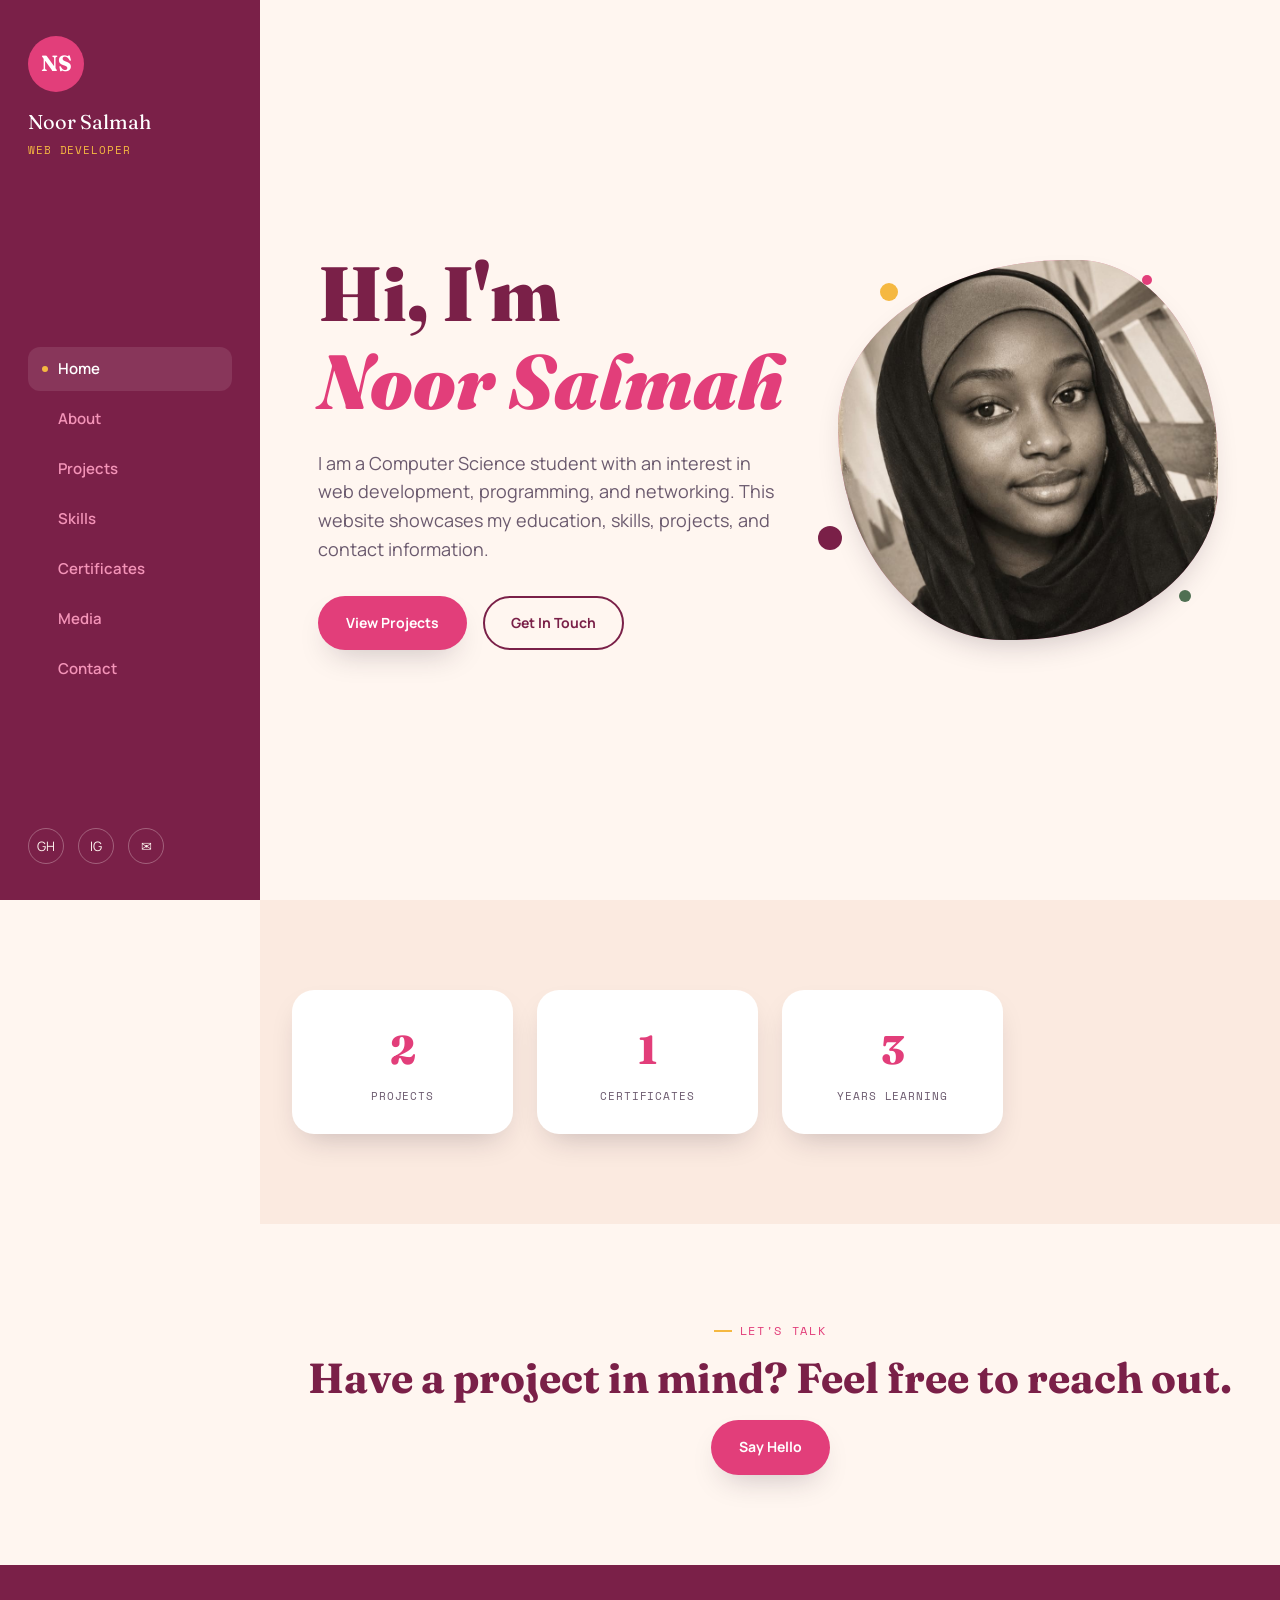
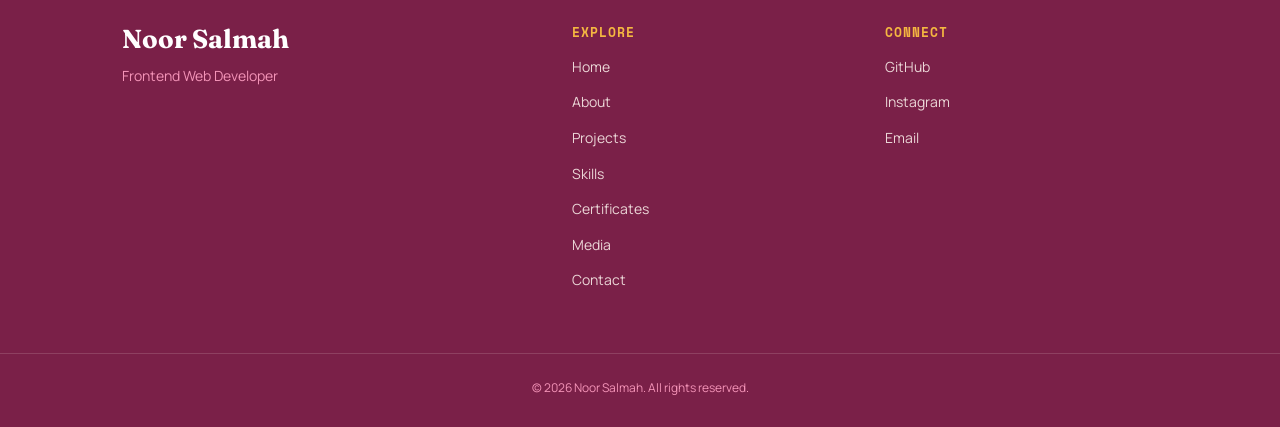
<file: index.html>
<!DOCTYPE html>
<html lang="en">
<head>
    <meta charset="UTF-8">
    <meta name="viewport" content="width=device-width, initial-scale=1.0">
    <title>Noor Salmah — Portfolio</title>
    <link rel="icon" href="images/favicon.png">
    <link rel="preconnect" href="https://fonts.googleapis.com">
    <link href="https://fonts.googleapis.com/css2?family=Fraunces:ital,wght@0,300..900;1,300..900&family=Manrope:wght@400;600;700;800&family=Space+Mono:wght@400;700&family=Caveat:wght@600;700&display=swap" rel="stylesheet">
    <link rel="stylesheet" href="css/style.css">
</head>
<body>

    <!-- MOBILE TOP BAR -->
    <div class="mobile-topbar">
        <span class="site-name">Noor Salmah</span>
        <button class="menu-toggle" id="menu-toggle">
            <span></span><span></span><span></span>
        </button>
    </div>

    <!-- SIDEBAR -->
    <aside class="sidebar" id="sidebar">
        <div class="sidebar-top">
            <div class="monogram">NS</div>
            <div class="site-name">Noor Salmah</div>
            <div class="site-role">Web Developer</div>
        </div>

        <nav class="sidebar-nav">
            <a href="index.html"><span class="dot"></span>Home</a>
            <a href="about.html"><span class="dot"></span>About</a>
            <a href="projects.html"><span class="dot"></span>Projects</a>
            <a href="skills.html"><span class="dot"></span>Skills</a>
            <a href="certificates.html"><span class="dot"></span>Certificates</a>
            <a href="media.html"><span class="dot"></span>Media</a>
            <a href="contact.html"><span class="dot"></span>Contact</a>
        </nav>

        <div class="sidebar-bottom">
            <a href="https://github.com/noor-salmah" target="_blank" rel="noopener" aria-label="GitHub">GH</a>
            <a href="https://www.instagram.com/her_noor7?igsh=Y2Y3NXQ0cDMwZWR6" target="_blank" rel="noopener" aria-label="Instagram">IG</a>
            <a href="mailto:noorulsalmah@gmail.com" aria-label="Email">&#9993;</a>
        </div>
    </aside>

    <main>

        <!-- ============ HERO ============ -->
        <section class="hero">
            <div class="container">
                <div class="hero-copy">
                  
                    <h1 class="hero-name">Hi, I'm<br><span class="highlight">Noor Salmah</span></h1>
                    <p class="hero-tagline">I am a Computer Science student with an interest in web development, programming, and networking.
This website showcases my education, skills, projects, and contact information.</p>
                    <div class="hero-actions">
                        <a href="projects.html" class="btn btn-primary">View Projects</a>
                        <a href="contact.html" class="btn btn-outline">Get In Touch</a>
                    </div>
                </div>
                <div class="hero-photo-wrap">
                    <div class="blob">
                        <img src="images/profile.png" alt="Noor Salmah">
                    </div>
                    <span class="confetti c1"></span>
                    <span class="confetti c2"></span>
                    <span class="confetti c3"></span>
                    <span class="confetti c4"></span>
                </div>
            </div>
        </section>

        <!-- ============ QUICK STATS ============ -->
        <section class="stats reveal">
            <div class="container">
                <div class="stat-card">
                    <div class="stat-number" data-count="2">2</div>
                    <div class="stat-label">Projects</div>
                </div>
                <div class="stat-card">
                    <div class="stat-number" data-count="1">1</div>
                    <div class="stat-label">Certificates</div>
                </div>
                <div class="stat-card">
                    <div class="stat-number" data-count="3">3</div>
                    <div class="stat-label">Years Learning</div>
                </div>
                
            </div>
        </section>

      
        <!-- ============ CONTACT CTA ============ -->
        <section class="reveal">
            <div class="container" style="text-align:center;">
                <span class="eyebrow" style="justify-content:center;">Let's Talk</span>
                <h2 style="font-size:clamp(28px,4vw,42px); margin-bottom:18px;">Have a project in mind?
                Feel free to reach out.</h2>
                <a href="contact.html" class="btn btn-primary">Say Hello</a>
            </div>
        </section>

    </main>

    <!-- ============ FOOTER ============ -->
    <footer class="footer">
        <div class="container footer-container">
            <div>
                <h2>Noor Salmah</h2>
                <p>Frontend Web Developer</p>
            </div>
            <div>
                <h3>Explore</h3>
                <ul>
                    <li><a href="index.html">Home</a></li>
                    <li><a href="about.html">About</a></li>
                    <li><a href="projects.html">Projects</a></li>
                    <li><a href="skills.html">Skills</a></li>
                    <li><a href="certificates.html">Certificates</a></li>
                    <li><a href="media.html">Media</a></li>
                    <li><a href="contact.html">Contact</a></li>
                </ul>
            </div>
            <div>
                <h3>Connect</h3>
                <ul>
                    <li><a href="https://github.com/noor-salmah" target="_blank" rel="noopener">GitHub</a></li>
                    <li><a href="https://www.instagram.com/her_noor7?igsh=Y2Y3NXQ0cDMwZWR6" target="_blank" rel="noopener">Instagram</a></li>
                    <li><a href="mailto:noorulsalmah@gmail.com" target="_blank" rel="noopener">Email</a></li>
                </ul>
            </div>
        </div>
        <div class="footer-bottom">© 2026 Noor Salmah. All rights reserved.</div>
    </footer>

    <script src="js/script.js"></script>
</body>
</html>
</file>
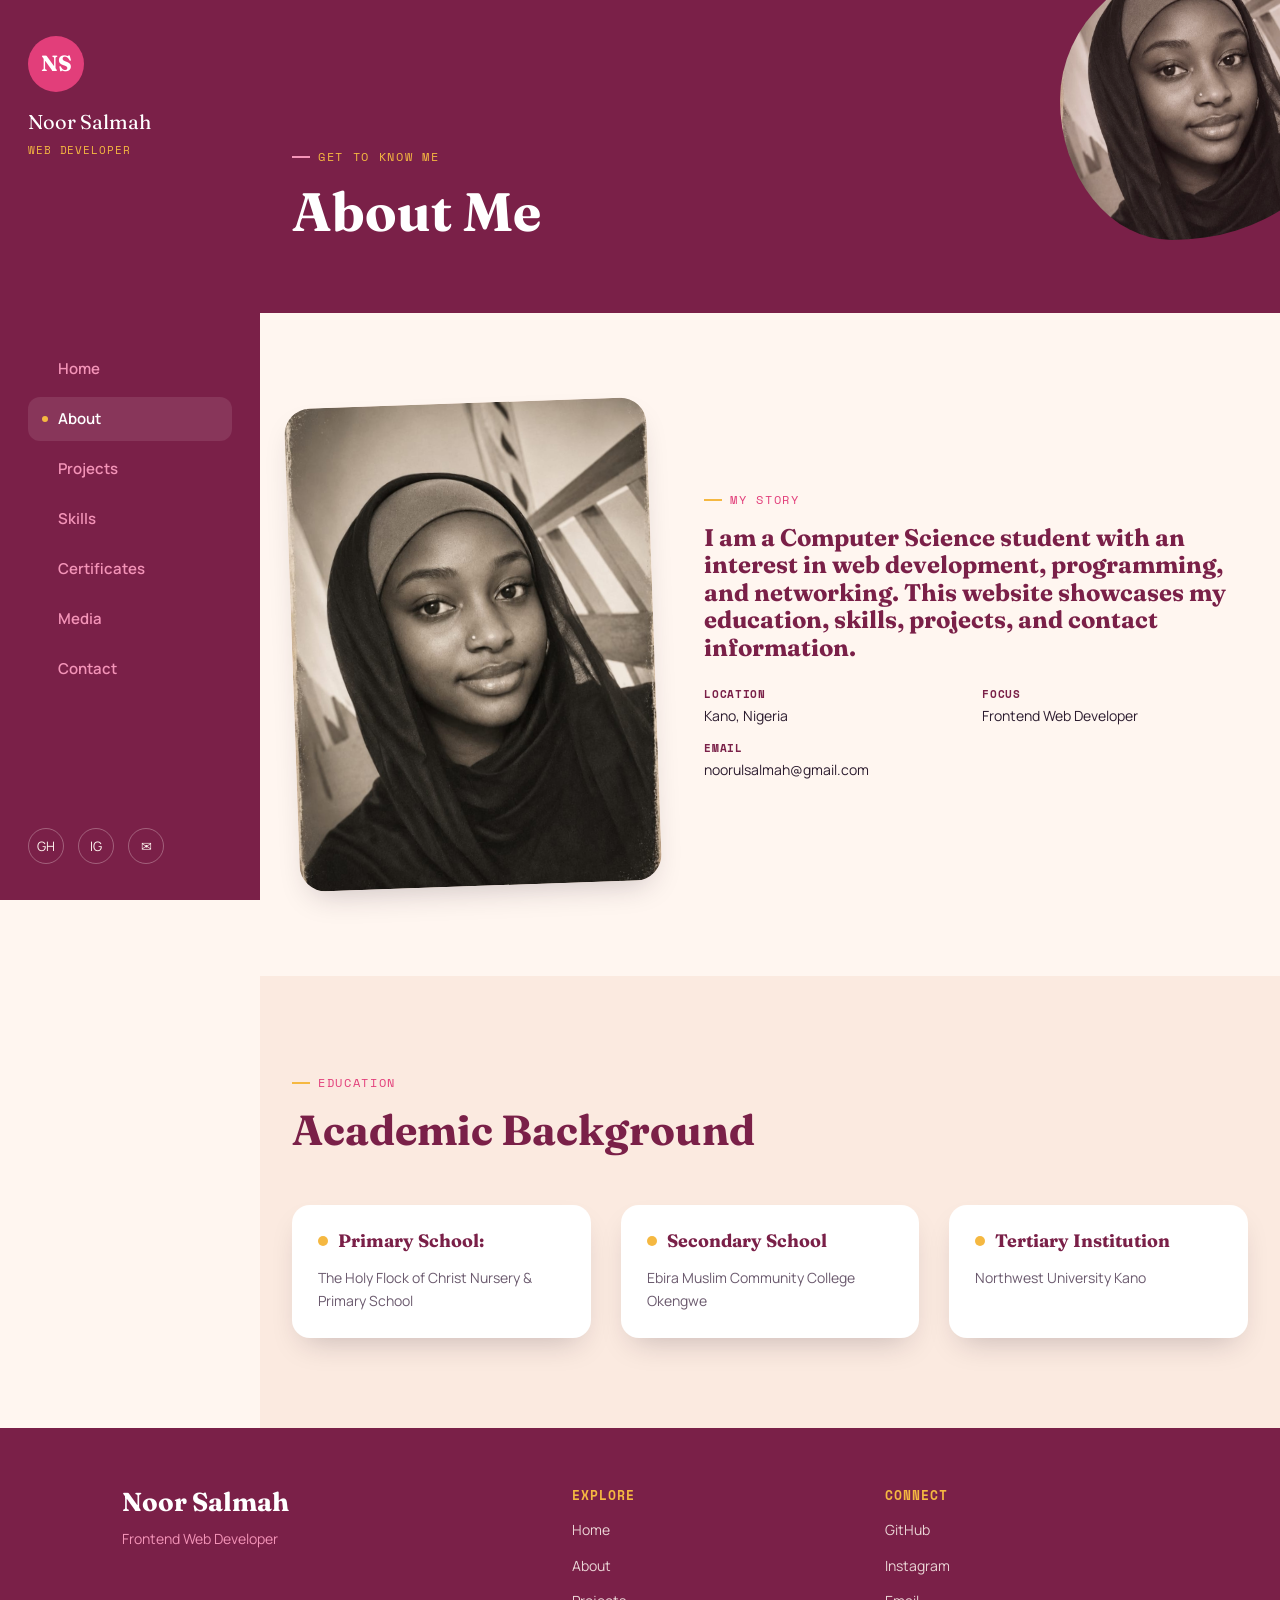
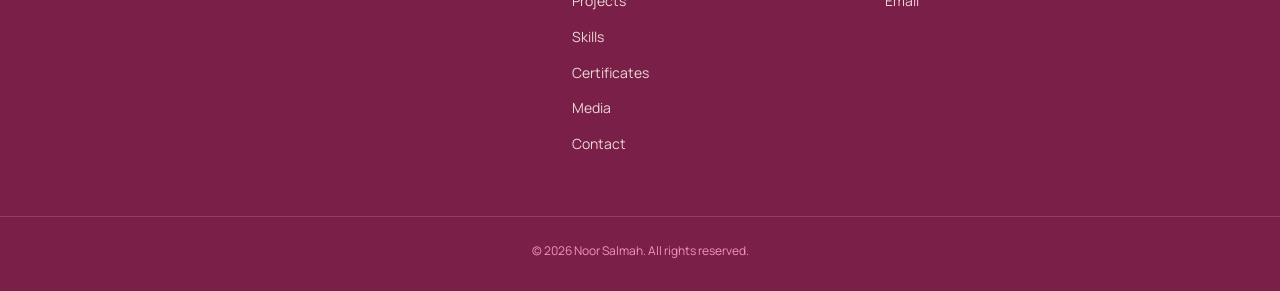
<file: about.html>
<!DOCTYPE html>
<html lang="en">
<head>
    <meta charset="UTF-8">
    <meta name="viewport" content="width=device-width, initial-scale=1.0">
    <title>About — Noor Salmah</title>
    <link rel="icon" href="images/favicon.png">
    <link rel="preconnect" href="https://fonts.googleapis.com">
    <link href="https://fonts.googleapis.com/css2?family=Fraunces:ital,wght@0,300..900;1,300..900&family=Manrope:wght@400;600;700;800&family=Space+Mono:wght@400;700&family=Caveat:wght@600;700&display=swap" rel="stylesheet">
    <link rel="stylesheet" href="css/style.css">
</head>
<body>

    <div class="mobile-topbar">
        <span class="site-name">Noor Salmah</span>
        <button class="menu-toggle" id="menu-toggle">
            <span></span><span></span><span></span>
        </button>
    </div>

    <aside class="sidebar" id="sidebar">
        <div class="sidebar-top">
            <div class="monogram">NS</div>
            <div class="site-name">Noor Salmah</div>
            <div class="site-role">Web Developer</div>
        </div>

        <nav class="sidebar-nav">
            <a href="index.html"><span class="dot"></span>Home</a>
            <a href="about.html"><span class="dot"></span>About</a>
            <a href="projects.html"><span class="dot"></span>Projects</a>
            <a href="skills.html"><span class="dot"></span>Skills</a>
            <a href="certificates.html"><span class="dot"></span>Certificates</a>
            <a href="media.html"><span class="dot"></span>Media</a>
    
            <a href="contact.html"><span class="dot"></span>Contact</a>
        </nav>

        <div class="sidebar-bottom">
            <a href="https://github.com/noor-salmah" target="_blank" rel="noopener" aria-label="GitHub">GH</a>
            <a href="https://www.instagram.com/her_noor7?igsh=Y2Y3NXQ0cDMwZWR6" target="_blank" rel="noopener" aria-label="Instagram">IG</a>
            <a href="mailto:noorulsalmah@gmail.com" aria-label="Email">&#9993;</a>
        </div>
    </aside>

    <main>

        <section class="page-banner">
            <div class="container">
                <span class="eyebrow">Get To Know Me</span>
                <h1>About Me</h1>
            </div>
            <div class="page-banner-img">
                <img src="images/about-banner.jpg" alt="Banner">
            </div>
        </section>

        <section class="reveal">
            <div class="container about-block">
                <div class="about-photo">
                    <img src="images/about.jpg" alt="Noor Salmah">
                </div>
                <div class="about-text">
                    <span class="eyebrow">My Story</span>
                    <h2>I am a Computer Science student with an interest in web development, programming, and networking.
This website showcases my education, skills, projects, and contact information.</h2>
                  
                    <ul class="info-list">
                        <li><strong>Location</strong>Kano, Nigeria</li>
                        <li><strong>Focus</strong>Frontend Web Developer</li>
                        <li><strong>Email</strong>noorulsalmah@gmail.com</li>
                    </ul>
                </div>
            </div>
        </section>

        <section class="reveal" style="background: var(--cream-dark);">
            <div class="container">
                <div class="section-head">
                    <span class="eyebrow">Education</span>
                    <h2>Academic Background </h2>
                    
                </div>
                <div class="skills-grid">
                    <div class="skill-card">
                        <h3>Primary School: </h3>
                        <p style="color:var(--ink-soft); font-size:14px;">The Holy Flock of Christ Nursery & Primary School</p>
                    </div>
                    <div class="skill-card">
                        <h3>Secondary School</h3>
                        <p style="color:var(--ink-soft); font-size:14px;">Ebira Muslim Community College Okengwe</p>
                    </div>
                    <div class="skill-card">
                        <h3>Tertiary Institution</h3>
                        <p style="color:var(--ink-soft); font-size:14px;">Northwest University Kano</p>
                    </div>
                </div>
            </div>
        </section>

    </main>

    <footer class="footer">
        <div class="container footer-container">
            <div>
                <h2>Noor Salmah</h2>
                <p>Frontend Web Developer</p>
            </div>
            <div>
                <h3>Explore</h3>
                <ul>
                    <li><a href="index.html">Home</a></li>
                    <li><a href="about.html">About</a></li>
                    <li><a href="projects.html">Projects</a></li>
                    <li><a href="skills.html">Skills</a></li>
                    <li><a href="certificates.html">Certificates</a></li>
                    <li><a href="media.html">Media</a></li>
                    <li><a href="contact.html">Contact</a></li>
                </ul>
            </div>
            <div>
                <h3>Connect</h3>
                <ul>
                    <li><a href="https://github.com/noor-salmah" target="_blank" rel="noopener">GitHub</a></li>
                    <li><a href="https://www.instagram.com/her_noor7?igsh=Y2Y3NXQ0cDMwZWR6" target="_blank" rel="noopener">Instagram</a></li>
                    <li><a href="mailto:noorulsalmah@gmail.com" target="_blank" rel="noopener">Email</a></li>
                </ul>
</div>
        </div>
        <div class="footer-bottom">© 2026 Noor Salmah. All rights reserved.</div>
    </footer>

    <script src="js/script.js"></script>
</body>
</html>
</file>
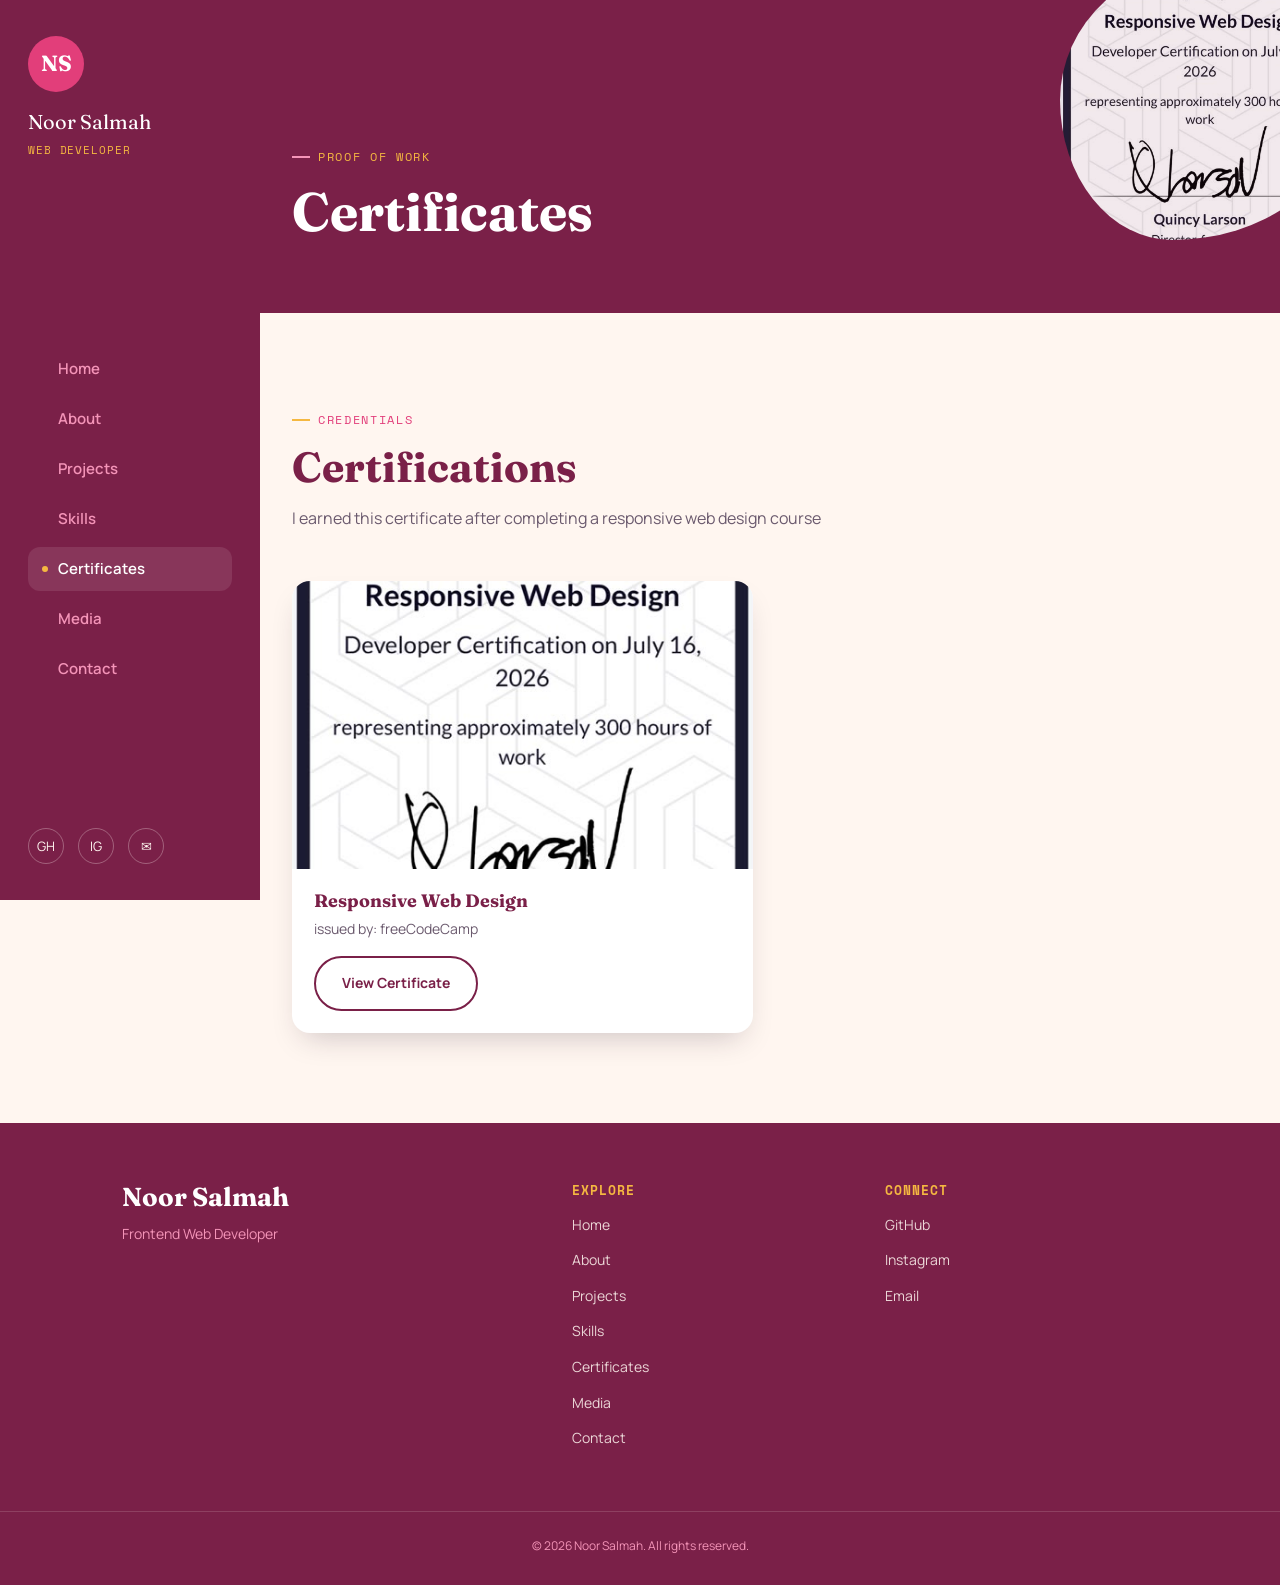
<file: certificates.html>
<!DOCTYPE html>
<html lang="en">
<head>
    <meta charset="UTF-8">
    <meta name="viewport" content="width=device-width, initial-scale=1.0">
    <title>Certificates — Noor Salmah</title>
    <link rel="icon" href="images/favicon.png">
    <link rel="preconnect" href="https://fonts.googleapis.com">
    <link href="https://fonts.googleapis.com/css2?family=Fraunces:ital,wght@0,300..900;1,300..900&family=Manrope:wght@400;600;700;800&family=Space+Mono:wght@400;700&family=Caveat:wght@600;700&display=swap" rel="stylesheet">
    <link rel="stylesheet" href="css/style.css">
</head>
<body>

    <div class="mobile-topbar">
        <span class="site-name">Noor Salmah</span>
        <button class="menu-toggle" id="menu-toggle">
            <span></span><span></span><span></span>
        </button>
    </div>

    <aside class="sidebar" id="sidebar">
        <div class="sidebar-top">
            <div class="monogram">NS</div>
            <div class="site-name">Noor Salmah</div>
            <div class="site-role">Web Developer</div>
        </div>

        <nav class="sidebar-nav">
            <a href="index.html"><span class="dot"></span>Home</a>
            <a href="about.html"><span class="dot"></span>About</a>
            <a href="projects.html"><span class="dot"></span>Projects</a>
            <a href="skills.html"><span class="dot"></span>Skills</a>
            <a href="certificates.html"><span class="dot"></span>Certificates</a>
            <a href="media.html"><span class="dot"></span>Media</a>
           
            <a href="contact.html"><span class="dot"></span>Contact</a>
        </nav>

        <div class="sidebar-bottom">
            <a href="https://github.com/noor-salmah" target="_blank" rel="noopener" aria-label="GitHub">GH</a>
            <a href="https://www.instagram.com/her_noor7?igsh=Y2Y3NXQ0cDMwZWR6" target="_blank" rel="noopener" aria-label="Instagram">IG</a>
            <a href="mailto:noorulsalmah@gmail.com" aria-label="Email">&#9993;</a>
        </div>
    </aside>

    <main>

        <section class="page-banner">
            <div class="container">
                <span class="eyebrow">Proof of Work</span>
                <h1>Certificates</h1>
            </div>
            <div class="page-banner-img">
                <img src="images/certificates-banner.jpg" alt="Banner">
            </div>
        </section>

        <section class="reveal">
            <div class="container">
                <div class="section-head">
                    <span class="eyebrow">Credentials</span>
                    <h2>Certifications</h2>
                    <p>I earned this certificate after completing a responsive web design course</p>
                </div>

                <div class="cert-grid">
                    <div class="cert-card">
                        <div class="thumb"><img src="images/certificate1.png" alt="[Certificate 1 Name]"></div>
                        <div class="cert-body">
                            <h3>Responsive Web Design</h3>
                            <p>issued by: freeCodeCamp</p>
                            <a href="https://freecodecamp.org/certification/kasheem/responsive-web-design-v9"
target="_blank" rel="noopener"
class="btn btn-outline">View Certificate</a>
                        </div>
                    </div>
                </div>
            </div>
        </section>

    </main>

    <footer class="footer">
        <div class="container footer-container">
            <div>
                <h2>Noor Salmah</h2>
                <p>Frontend Web Developer</p>
            </div>
            <div>
                <h3>Explore</h3>
                <ul>
                    <li><a href="index.html">Home</a></li>
                    <li><a href="about.html">About</a></li>
                    <li><a href="projects.html">Projects</a></li>
                    <li><a href="skills.html">Skills</a></li>
                    <li><a href="certificates.html">Certificates</a></li>
                    <li><a href="media.html">Media</a></li>
                    <li><a href="contact.html">Contact</a></li>
                </ul>
            </div>
            <div>
                <h3>Connect</h3>
                <ul>
                    <li><a href="https://github.com/noor-salmah" target="_blank" rel="noopener">GitHub</a></li>
                    <li><a href="https://www.instagram.com/her_noor7?igsh=Y2Y3NXQ0cDMwZWR6" target="_blank" rel="noopener">Instagram</a></li>
                    <li><a href="mailto:noorulsalmah@gmail.com" target="_blank" rel="noopener">Email</a></li>
                </ul>
</div>
        </div>
        <div class="footer-bottom">© 2026 Noor Salmah. All rights reserved.</div>
    </footer>

    <script src="js/script.js"></script>
</body>
</html>
</file>
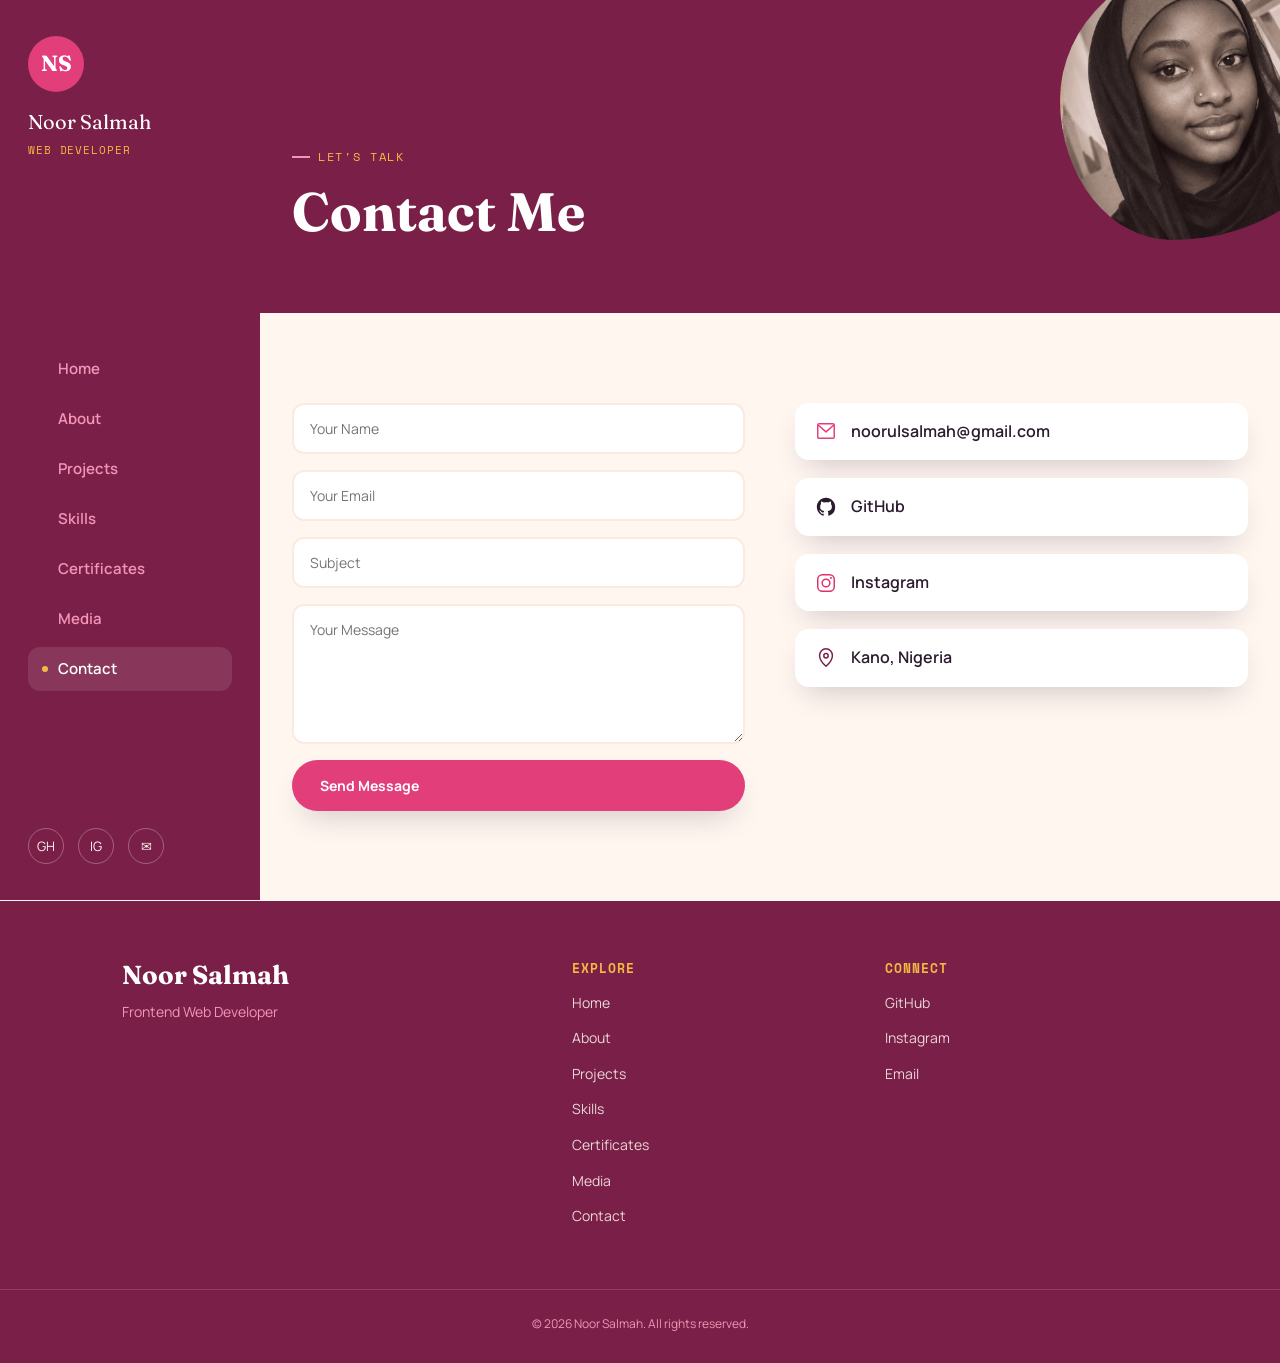
<file: contact.html>
<!DOCTYPE html>
<html lang="en">
<head>
    <meta charset="UTF-8">
    <meta name="viewport" content="width=device-width, initial-scale=1.0">
    <title>Contact — Noor Salmah</title>
    <link rel="icon" href="images/favicon.png">
    <link rel="preconnect" href="https://fonts.googleapis.com">
    <link href="https://fonts.googleapis.com/css2?family=Fraunces:ital,wght@0,300..900;1,300..900&family=Manrope:wght@400;600;700;800&family=Space+Mono:wght@400;700&family=Caveat:wght@600;700&display=swap" rel="stylesheet">
    <link rel="stylesheet" href="css/style.css">
</head>
<body>

    <div class="mobile-topbar">
        <span class="site-name">Noor Salmah</span>
        <button class="menu-toggle" id="menu-toggle">
            <span></span><span></span><span></span>
        </button>
    </div>

    <aside class="sidebar" id="sidebar">
        <div class="sidebar-top">
            <div class="monogram">NS</div>
            <div class="site-name">Noor Salmah</div>
         <div class="site-role">Web Developer</div>
</div>

        <nav class="sidebar-nav">
            <a href="index.html"><span class="dot"></span>Home</a>
            <a href="about.html"><span class="dot"></span>About</a>
            <a href="projects.html"><span class="dot"></span>Projects</a>
            <a href="skills.html"><span class="dot"></span>Skills</a>
            <a href="certificates.html"><span class="dot"></span>Certificates</a>
            <a href="media.html"><span class="dot"></span>Media</a>
            
            <a href="contact.html"><span class="dot"></span>Contact</a>
        </nav>

        <div class="sidebar-bottom">
            <a href="https://github.com/noor-salmah" target="_blank" rel="noopener" aria-label="GitHub">GH</a>
            <a href="https://www.instagram.com/her_noor7?igsh=Y2Y3NXQ0cDMwZWR6" target="_blank" rel="noopener" aria-label="Instagram">IG</a>
            <a href="mailto:noorulsalmah@gmail.com" aria-label="Email">&#9993;</a>
        </div>
    </aside>

    <main>

        <section class="page-banner">
            <div class="container">
                <span class="eyebrow">Let's Talk</span>
                <h1>Contact Me</h1>
            </div>
            <div class="page-banner-img">
                <img src="images/contact-banner.jpg" alt="Banner">
            </div>
        </section>

        <section class="reveal">
            <div class="container contact-grid">

                <form class="contact-form">
                    <input type="text" placeholder="Your Name" required>
                    <input type="email" placeholder="Your Email" required>
                    <input type="text" placeholder="Subject">
                    <textarea placeholder="Your Message" required></textarea>
                    <button type="submit" class="btn btn-primary">Send Message</button>
                </form>

                <div class="contact-links">
                    <a href="mailto:noorulsalmah@gmail.com">
                        <svg class="contact-icon" viewBox="0 0 24 24" fill="none" xmlns="http://www.w3.org/2000/svg"><path d="M3 5.5C3 4.67157 3.67157 4 4.5 4H19.5C20.3284 4 21 4.67157 21 5.5V18.5C21 19.3284 20.3284 20 19.5 20H4.5C3.67157 20 3 19.3284 3 18.5V5.5Z" stroke="currentColor" stroke-width="1.6"/><path d="M4 6L12 13L20 6" stroke="currentColor" stroke-width="1.6" stroke-linecap="round" stroke-linejoin="round"/></svg>
                        noorulsalmah@gmail.com
                    </a>
                    <a href="https://github.com/noor-salmah" target="_blank" rel="noopener">
                        <svg class="contact-icon" viewBox="0 0 24 24" fill="currentColor" xmlns="http://www.w3.org/2000/svg"><path d="M12 2C6.477 2 2 6.484 2 12.017c0 4.425 2.865 8.18 6.839 9.504.5.092.682-.217.682-.483 0-.237-.008-.868-.013-1.703-2.782.605-3.369-1.343-3.369-1.343-.454-1.158-1.11-1.466-1.11-1.466-.908-.62.069-.608.069-.608 1.003.07 1.531 1.032 1.531 1.032.892 1.53 2.341 1.088 2.91.832.092-.647.35-1.088.636-1.339-2.221-.253-4.555-1.113-4.555-4.951 0-1.093.39-1.988 1.029-2.688-.103-.253-.446-1.272.098-2.65 0 0 .84-.27 2.75 1.026A9.564 9.564 0 0 1 12 6.844c.85.004 1.705.115 2.504.337 1.909-1.296 2.747-1.027 2.747-1.027.546 1.379.203 2.398.1 2.651.64.7 1.028 1.595 1.028 2.688 0 3.848-2.339 4.695-4.566 4.943.359.309.679.919.679 1.852 0 1.336-.012 2.415-.012 2.744 0 .268.18.58.688.482A10.02 10.02 0 0 0 22 12.017C22 6.484 17.523 2 12 2Z"/></svg>
                        GitHub
                    </a>
                    <a href="https://www.instagram.com/her_noor7?igsh=Y2Y3NXQ0cDMwZWR6" target="_blank" rel="noopener">
                        <svg class="contact-icon" viewBox="0 0 24 24" fill="none" xmlns="http://www.w3.org/2000/svg"><rect x="3" y="3" width="18" height="18" rx="5" stroke="currentColor" stroke-width="1.6"/><circle cx="12" cy="12" r="4.2" stroke="currentColor" stroke-width="1.6"/><circle cx="17.4" cy="6.6" r="1.1" fill="currentColor"/></svg>
                        Instagram
                    </a>
                    <span>
                        <svg class="contact-icon" viewBox="0 0 24 24" fill="none" xmlns="http://www.w3.org/2000/svg"><path d="M12 21s7-6.19 7-11.5C19 5.36 15.87 2 12 2S5 5.36 5 9.5C5 14.81 12 21 12 21Z" stroke="currentColor" stroke-width="1.6" stroke-linejoin="round"/><circle cx="12" cy="9.5" r="2.4" stroke="currentColor" stroke-width="1.6"/></svg>
                        Kano, Nigeria
                    </span>
                </div>

            </div>
        </section>

    </main>

    <footer class="footer">
        <div class="container footer-container">
            <div>
                <h2>Noor Salmah</h2>
                <p>Frontend Web Developer</p>
            </div>
            <div>
                <h3>Explore</h3>
                <ul>
                    <li><a href="index.html">Home</a></li>
                    <li><a href="about.html">About</a></li>
                    <li><a href="projects.html">Projects</a></li>
                    <li><a href="skills.html">Skills</a></li>
                    <li><a href="certificates.html">Certificates</a></li>
                    <li><a href="media.html">Media</a></li>
                    <li><a href="contact.html">Contact</a></li>
                </ul>
            </div>
            <div>
                <h3>Connect</h3>
                <ul>
                    <li><a href="https://github.com/noor-salmah" target="_blank" rel="noopener">GitHub</a></li>
                    <li><a href="https://www.instagram.com/her_noor7?igsh=Y2Y3NXQ0cDMwZWR6" target="_blank" rel="noopener">Instagram</a></li>
                    <li><a href="mailto:noorulsalmah@gmail.com" target="_blank" rel="noopener">Email</a></li>
                </ul>
</div>
        </div>
        <div class="footer-bottom">© 2026 Noor Salmah. All rights reserved.</div>
    </footer>

    <script src="js/script.js"></script>
</body>
</html>
</file>
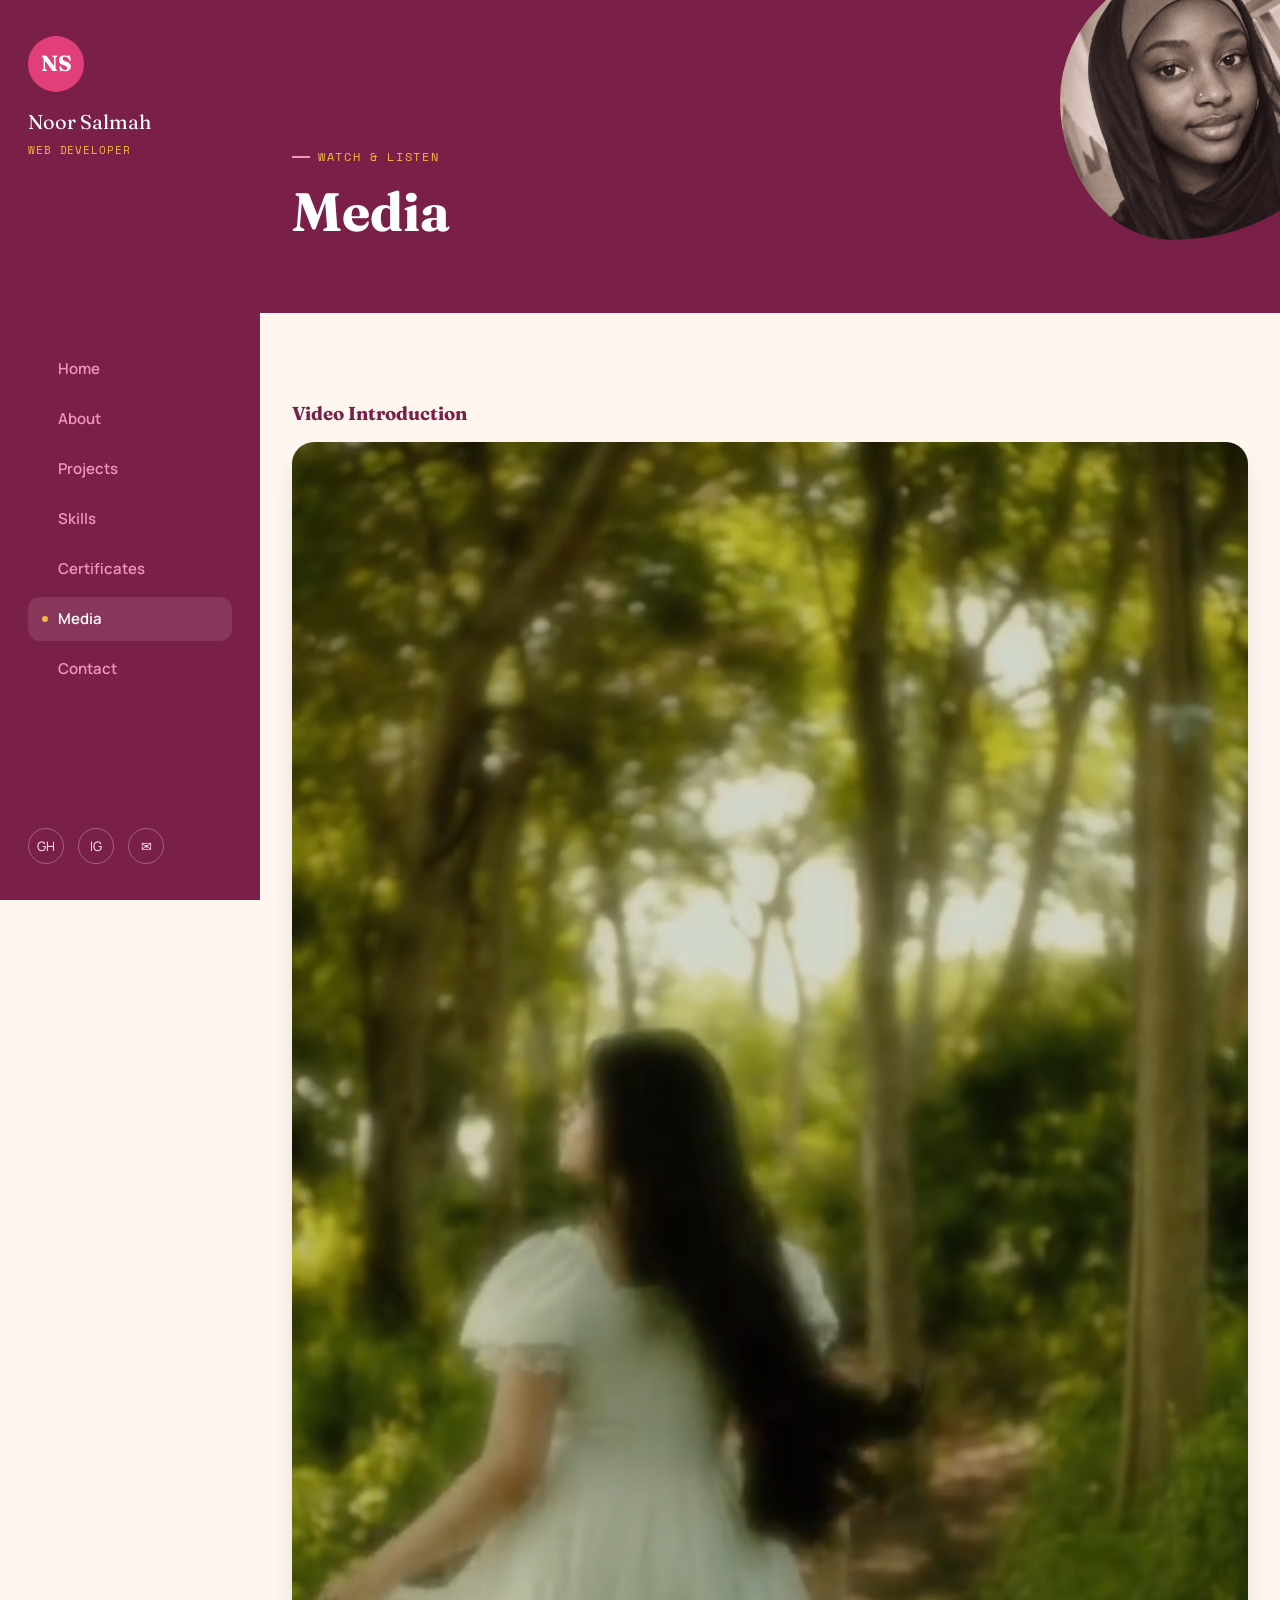
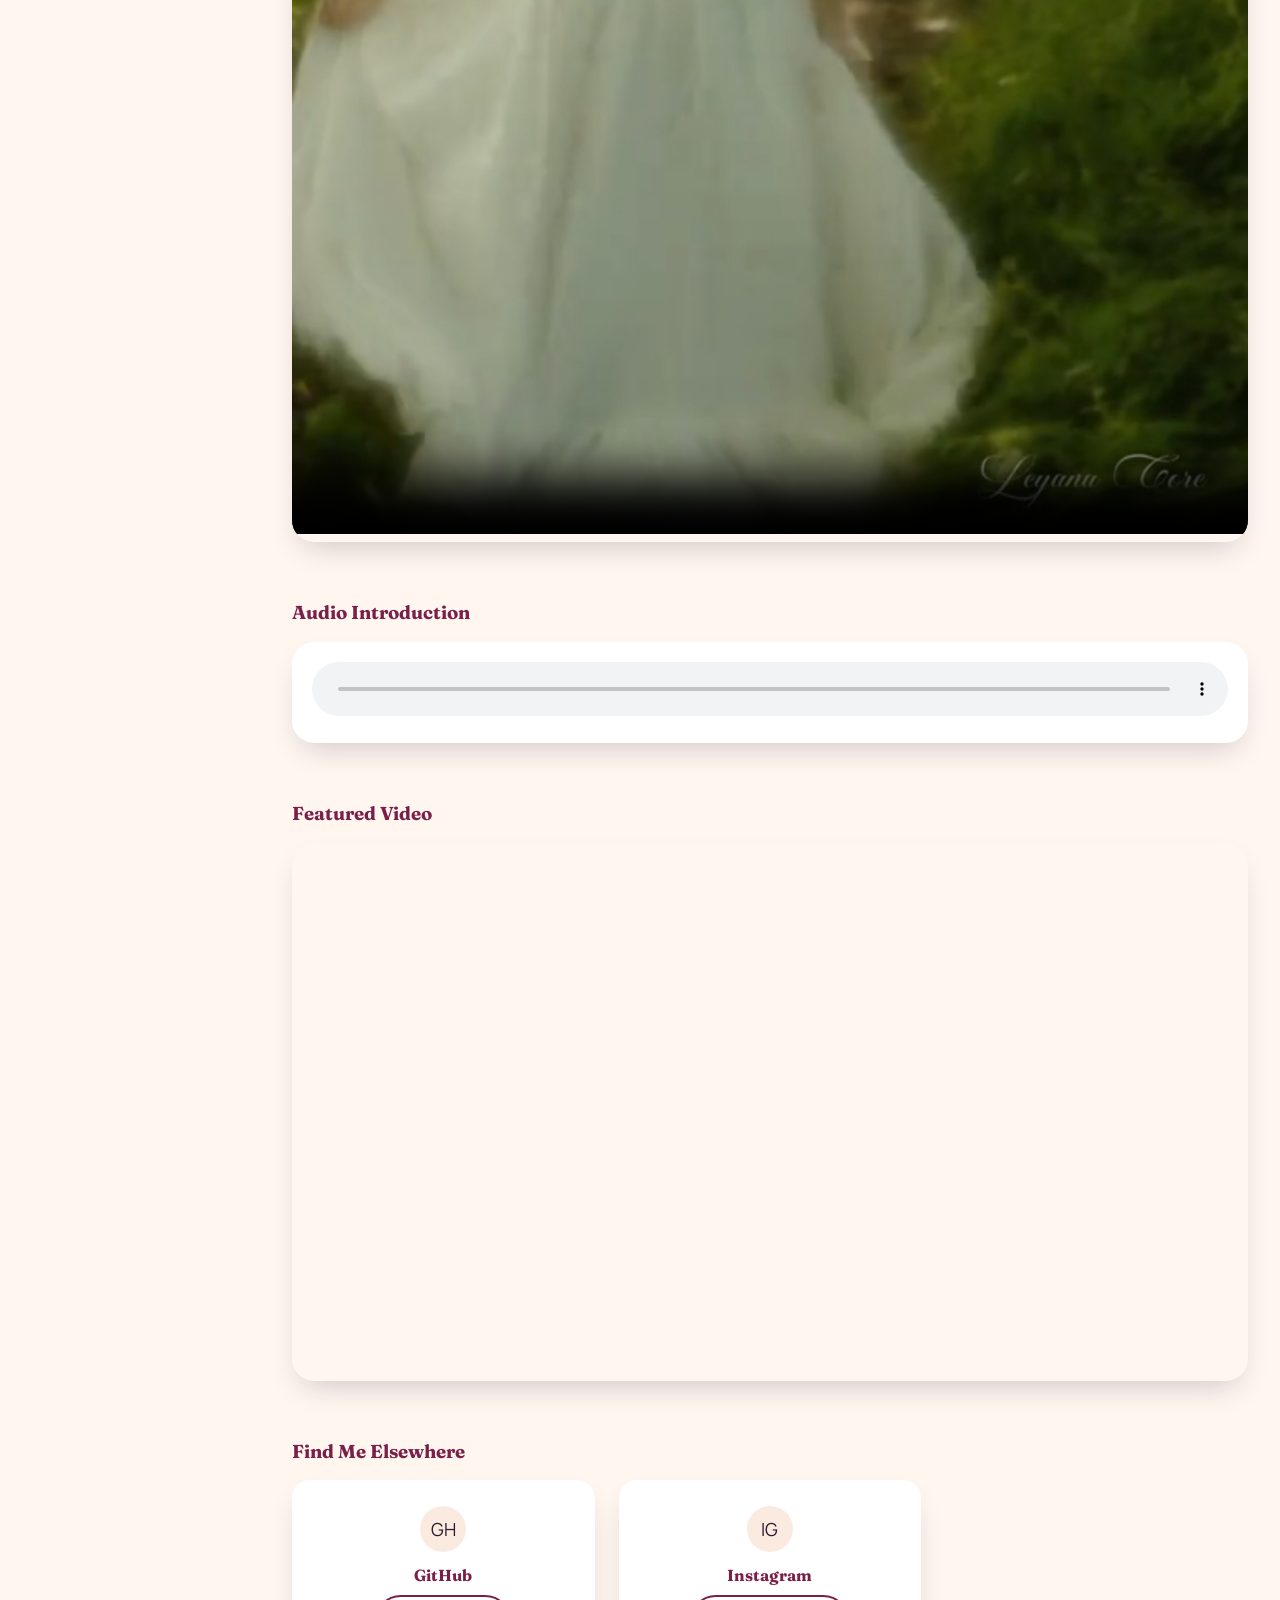
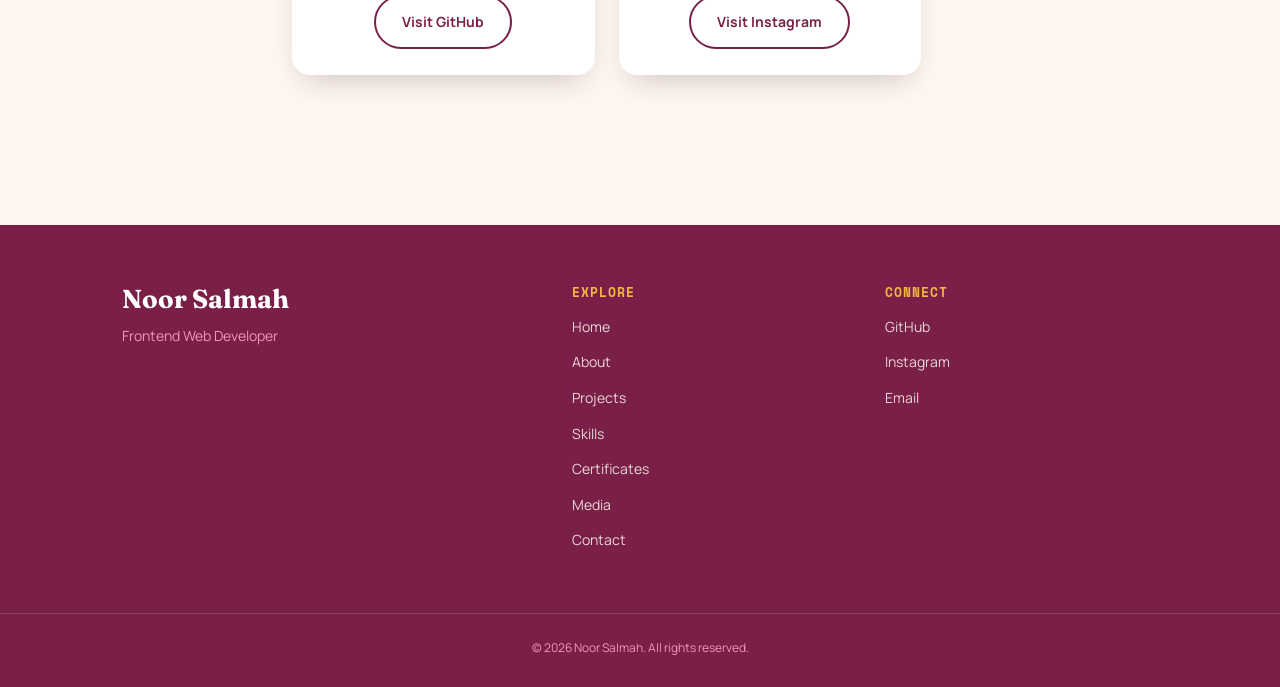
<file: media.html>
<!DOCTYPE html>
<html lang="en">
<head>
    <meta charset="UTF-8">
    <meta name="viewport" content="width=device-width, initial-scale=1.0">
    <title>Media — Noor Salmah</title>
    <link rel="icon" href="images/favicon.png">
    <link rel="preconnect" href="https://fonts.googleapis.com">
    <link href="https://fonts.googleapis.com/css2?family=Fraunces:ital,wght@0,300..900;1,300..900&family=Manrope:wght@400;600;700;800&family=Space+Mono:wght@400;700&family=Caveat:wght@600;700&display=swap" rel="stylesheet">
    <link rel="stylesheet" href="css/style.css">
</head>
<body>

    <div class="mobile-topbar">
        <span class="site-name">Noor Salmah</span>
        <button class="menu-toggle" id="menu-toggle">
            <span></span><span></span><span></span>
        </button>
    </div>

    <aside class="sidebar" id="sidebar">
        <div class="sidebar-top">
            <div class="monogram">NS</div>
            <div class="site-name">Noor Salmah</div>
            <div class="site-role">Web Developer</div>
        </div>

        <nav class="sidebar-nav">
            <a href="index.html"><span class="dot"></span>Home</a>
            <a href="about.html"><span class="dot"></span>About</a>
            <a href="projects.html"><span class="dot"></span>Projects</a>
            <a href="skills.html"><span class="dot"></span>Skills</a>
            <a href="certificates.html"><span class="dot"></span>Certificates</a>
            <a href="media.html"><span class="dot"></span>Media</a>
            
            <a href="contact.html"><span class="dot"></span>Contact</a>
        </nav>

        <div class="sidebar-bottom">
            <a href="https://github.com/noor-salmah" target="_blank" rel="noopener" aria-label="GitHub">GH</a>
            <a href="https://www.instagram.com/her_noor7?igsh=Y2Y3NXQ0cDMwZWR6" target="_blank" rel="noopener" aria-label="Instagram">IG</a>
            <a href="mailto:noorulsalmah@gmail.com" aria-label="Email">&#9993;</a>
        </div>
    </aside>

    <main>

        <section class="page-banner">
            <div class="container">
                <span class="eyebrow">Watch & Listen</span>
                <h1>Media</h1>
            </div>
            <div class="page-banner-img">
                <img src="images/media-banner.jpg" alt="Banner">
            </div>
        </section>

        <section class="reveal">
            <div class="container">

                <div class="media-block">
                    <h3>Video Introduction</h3>
                    <div class="media-frame">
                        <video controls poster="images/video-poster.jpg">
                            <source src="media/my-video.mp4" type="video/mp4">
                        </video>
                    </div>
                </div>

                <div class="media-block">
                    <h3>Audio Introduction</h3>
                    <div class="media-frame" style="padding:20px; background:var(--white);">
                        <audio controls>
                            <source src="media/my-audio.mp3" type="audio/mp3">
                        </audio>
                    </div>
                </div>

                <div class="media-block">
                    <h3>Featured Video</h3>
                    <div class="media-frame">
                        <iframe src="https://www.youtube.com/embed/OXGznpKZ_sA" title="YouTube video player" allowfullscreen></iframe>
                    </div>
                </div>

                <div class="media-block">
                    <h3>Find Me Elsewhere</h3>
                    <div class="social-grid">
                        <div class="social-card">
                            <div class="icon">GH</div>
                            <h4 style="margin-bottom:10px;">GitHub</h4>
                            <a href="https://github.com/noor-salmah" target="_blank" rel="noopener" class="btn btn-outline">Visit GitHub</a>
                        </div>
                        
                        <div class="social-card">
                            <div class="icon">IG</div>
                            <h4 style="margin-bottom:10px;">Instagram</h4>
                            <a href="https://www.instagram.com/her_noor7?igsh=Y2Y3NXQ0cDMwZWR6" target="_blank" rel="noopener" class="btn btn-outline">Visit Instagram</a>
                        </div>
                    </div>
                </div>

            </div>
        </section>

    </main>

    <footer class="footer">
        <div class="container footer-container">
            <div>
                <h2>Noor Salmah</h2>
                <p>Frontend Web Developer</p>
            </div>
            <div>
                <h3>Explore</h3>
                <ul>
                    <li><a href="index.html">Home</a></li>
                    <li><a href="about.html">About</a></li>
                    <li><a href="projects.html">Projects</a></li>
                    <li><a href="skills.html">Skills</a></li>
                    <li><a href="certificates.html">Certificates</a></li>
                    <li><a href="media.html">Media</a></li>
                    <li><a href="contact.html">Contact</a></li>
                </ul>
            </div>
            <div>
                <h3>Connect</h3>
                <ul>
                    <li><a href="https://github.com/noor-salmah" target="_blank" rel="noopener">GitHub</a></li>
                    <li><a href="https://www.instagram.com/her_noor7?igsh=Y2Y3NXQ0cDMwZWR6" target="_blank" rel="noopener">Instagram</a></li>
                    <li><a href="mailto:noorulsalmah@gmail.com" target="_blank" rel="noopener">Email</a></li>
                </ul>
</div>
        </div>
        <div class="footer-bottom">© 2026 Noor Salmah. All rights reserved.</div>
    </footer>

    <script src="js/script.js"></script>
</body>
</html>
</file>
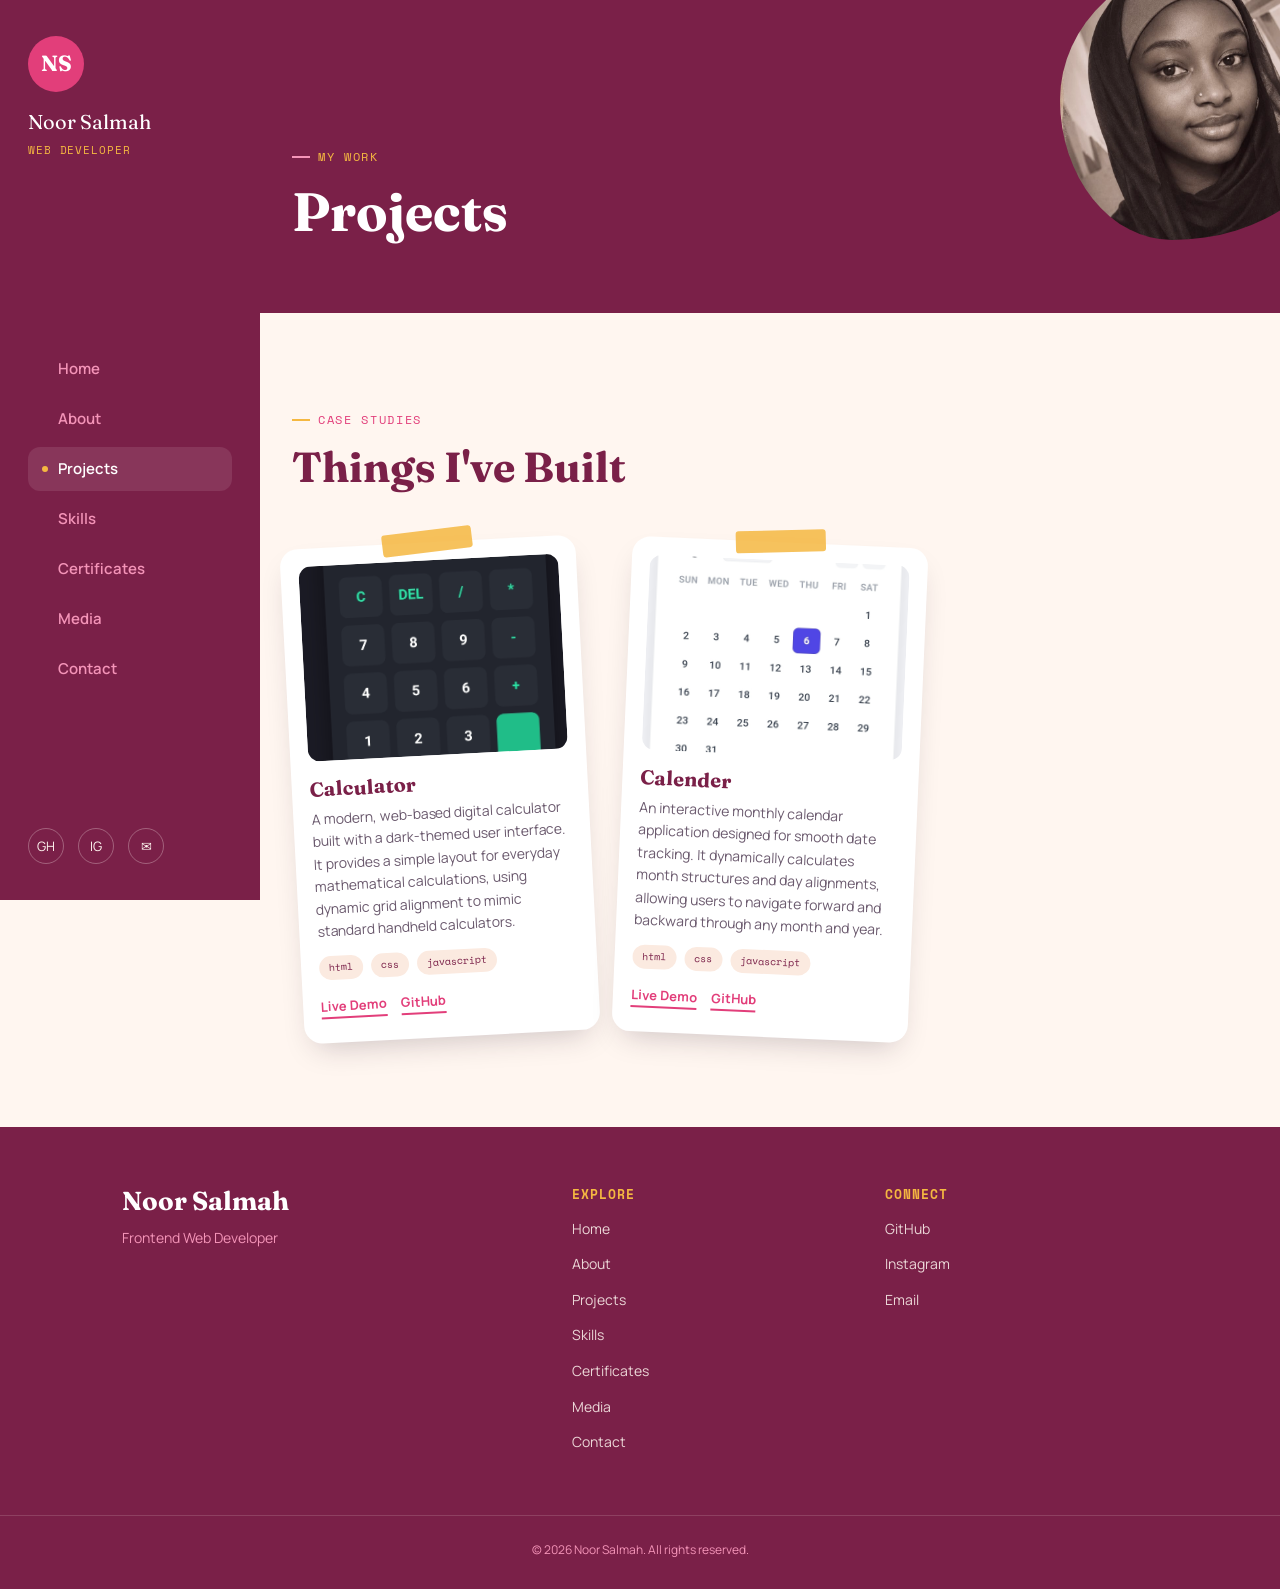
<file: projects.html>
<!DOCTYPE html>
<html lang="en">
<head>
    <meta charset="UTF-8">
    <meta name="viewport" content="width=device-width, initial-scale=1.0">
    <title>Projects — Noor Salmah</title>
    <link rel="icon" href="images/favicon.png">
    <link rel="preconnect" href="https://fonts.googleapis.com">
    <link href="https://fonts.googleapis.com/css2?family=Fraunces:ital,wght@0,300..900;1,300..900&family=Manrope:wght@400;600;700;800&family=Space+Mono:wght@400;700&family=Caveat:wght@600;700&display=swap" rel="stylesheet">
    <link rel="stylesheet" href="css/style.css">
</head>
<body>

    <div class="mobile-topbar">
        <span class="site-name">Noor Salmah</span>
        <button class="menu-toggle" id="menu-toggle">
            <span></span><span></span><span></span>
        </button>
    </div>

    <aside class="sidebar" id="sidebar">
        <div class="sidebar-top">
            <div class="monogram">NS</div>
            <div class="site-name">Noor Salmah</div>
            <div class="site-role">Web Developer</div>
        </div>

        <nav class="sidebar-nav">
            <a href="index.html"><span class="dot"></span>Home</a>
            <a href="about.html"><span class="dot"></span>About</a>
            <a href="projects.html"><span class="dot"></span>Projects</a>
            <a href="skills.html"><span class="dot"></span>Skills</a>
            <a href="certificates.html"><span class="dot"></span>Certificates</a>
            <a href="media.html"><span class="dot"></span>Media</a>
            
            <a href="contact.html"><span class="dot"></span>Contact</a>
        </nav>

        <div class="sidebar-bottom">
            <a href="https://github.com/noor-salmah" target="_blank" rel="noopener" aria-label="GitHub">GH</a>
            <a href="https://www.instagram.com/her_noor7?igsh=Y2Y3NXQ0cDMwZWR6" target="_blank" rel="noopener" aria-label="Instagram">IG</a>
            <a href="mailto:noorulsalmah@gmail.com" aria-label="Email">&#9993;</a>
        </div>
    </aside>

    <main>

        <section class="page-banner">
            <div class="container">
                <span class="eyebrow">My Work</span>
                <h1>Projects</h1>
            </div>
            <div class="page-banner-img">
                <img src="images/projects-banner.jpg" alt="Banner">
            </div>
        </section>

        <section class="reveal">
            <div class="container">
                <div class="section-head">
                    <span class="eyebrow">Case Studies</span>
                    <h2>Things I've Built</h2>
                    
                </div>

                <div class="scrap-grid">

                    <article class="scrap-card tilt-l">
                        <div class="washi"></div>
                        <div class="thumb"><img src="images/project1.jpg" alt="[Project 1 Name]"></div>
                        <h3>Calculator</h3>
                        <p>A modern, web-based digital calculator built with a dark-themed user interface. It provides a simple layout for everyday mathematical calculations, using dynamic grid alignment to mimic standard handheld calculators.</p>
                        <div class="tech-tags"><span>html</span><span>css</span><span>javascript</span></div>
                        <div class="scrap-links">
                            <a href="https://calculator-three-liard-11.vercel.app/" target="_blank" rel="noopener">Live Demo</a>
                            <a href="https://github.com/noor-salmah" target="_blank" rel="noopener">GitHub</a>
                        </div>
                    </article>

                    <article class="scrap-card tilt-r">
                        <div class="washi"></div>
                        <div class="thumb"><img src="images/project2.jpg" alt="[Project 2 Name]"></div>
                        <h3>Calender</h3>
                        <p>An interactive monthly calendar application designed for smooth date tracking. It dynamically calculates month structures and day alignments, allowing users to navigate forward and backward through any month and year.</p>
                        <div class="tech-tags"><span>html</span><span>css</span><span>javascript</span></div>
                        <div class="scrap-links">
                            <a href="https://calender-brown-omega.vercel.app/" target="_blank" rel="noopener">Live Demo</a>
                            <a href="https://github.com/noor-salmah" target="_blank" rel="noopener">GitHub</a>
                        </div>
                    </article>

                    
                </div>
            </div>
        </section>

    </main>

    <footer class="footer">
        <div class="container footer-container">
            <div>
                <h2>Noor Salmah</h2>
                <p>Frontend Web Developer</p>
            </div>
            <div>
                <h3>Explore</h3>
                <ul>
                    <li><a href="index.html">Home</a></li>
                    <li><a href="about.html">About</a></li>
                    <li><a href="projects.html">Projects</a></li>
                    <li><a href="skills.html">Skills</a></li>
                    <li><a href="certificates.html">Certificates</a></li>
                    <li><a href="media.html">Media</a></li>
                    <li><a href="contact.html">Contact</a></li>
                </ul>
            </div>
            <div>
                <h3>Connect</h3>
                <ul>
                    <li><a href="https://github.com/noor-salmah" target="_blank" rel="noopener">GitHub</a></li>
                    <li><a href="https://www.instagram.com/her_noor7?igsh=Y2Y3NXQ0cDMwZWR6" target="_blank" rel="noopener">Instagram</a></li>
                    <li><a href="mailto:noorulsalmah@gmail.com" target="_blank" rel="noopener">Email</a></li>
                </ul>
</div>
        </div>
        <div class="footer-bottom">© 2026 Noor Salmah. All rights reserved.</div>
    </footer>

    <script src="js/script.js"></script>
</body>
</html>
</file>
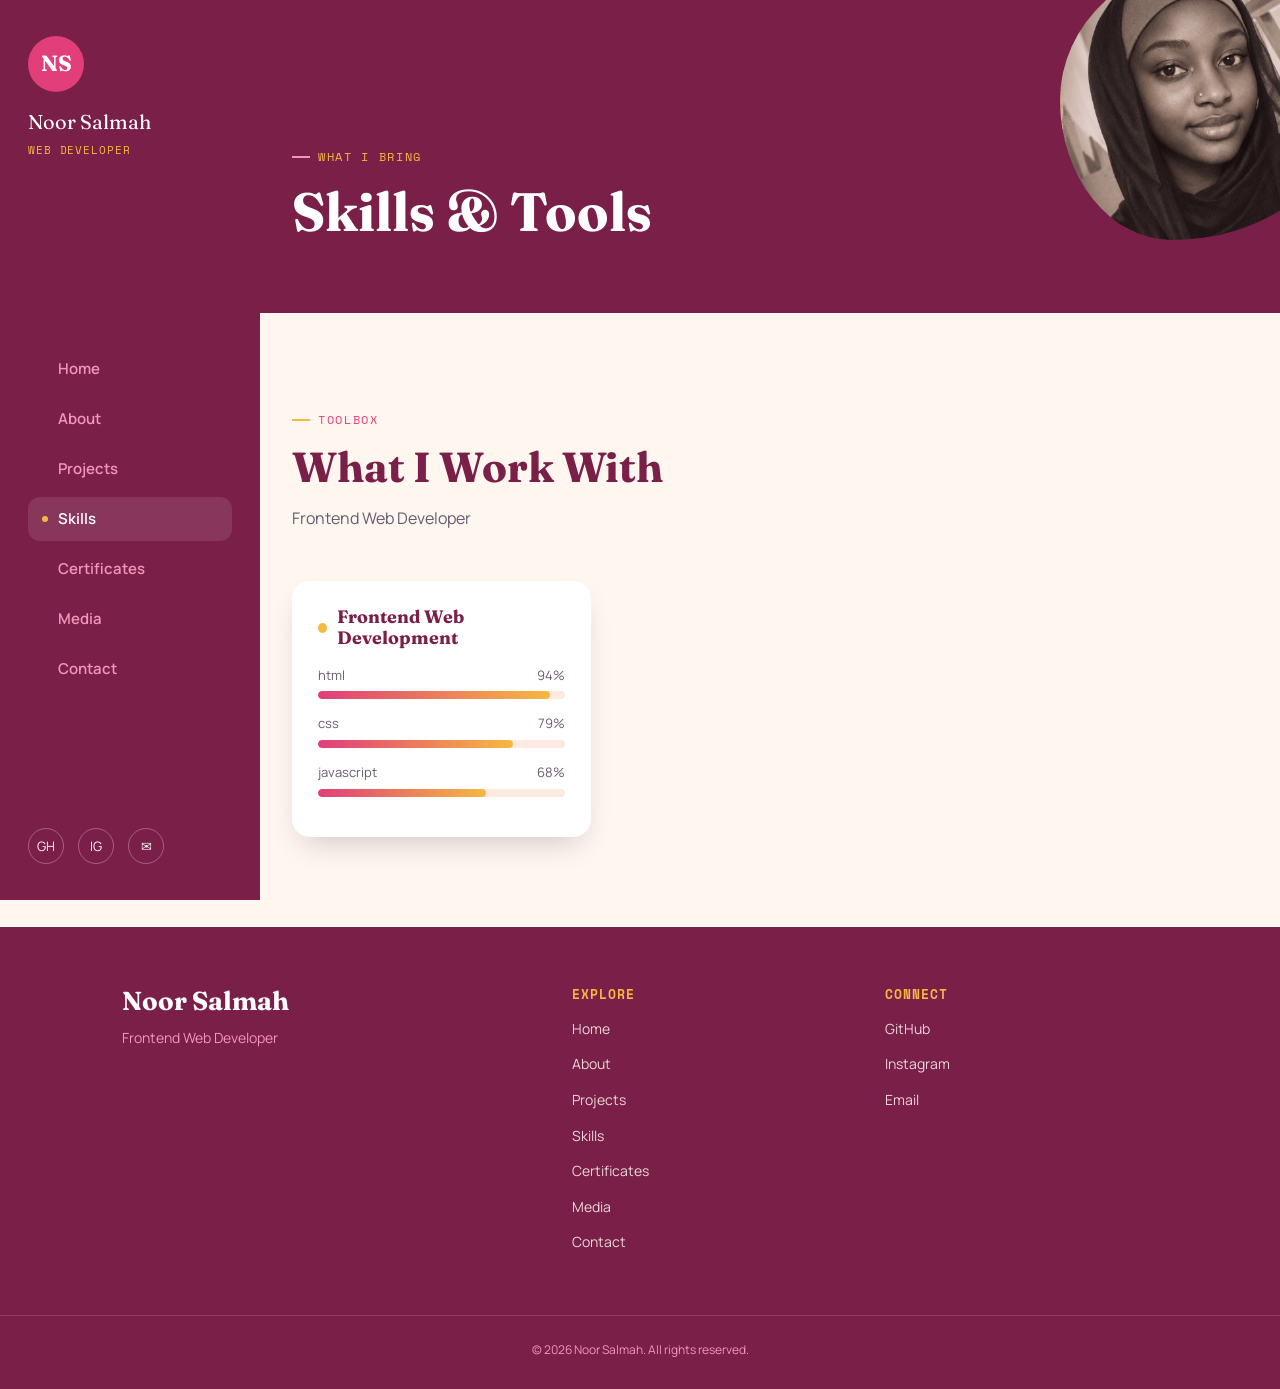
<file: skills.html>
<!DOCTYPE html>
<html lang="en">
<head>
    <meta charset="UTF-8">
    <meta name="viewport" content="width=device-width, initial-scale=1.0">
    <title>Skills — Noor Salmah</title>
    <link rel="icon" href="images/favicon.png">
    <link rel="preconnect" href="https://fonts.googleapis.com">
    <link href="https://fonts.googleapis.com/css2?family=Fraunces:ital,wght@0,300..900;1,300..900&family=Manrope:wght@400;600;700;800&family=Space+Mono:wght@400;700&family=Caveat:wght@600;700&display=swap" rel="stylesheet">
    <link rel="stylesheet" href="css/style.css">
</head>
<body>

    <div class="mobile-topbar">
        <span class="site-name">Noor Salmah</span>
        <button class="menu-toggle" id="menu-toggle">
            <span></span><span></span><span></span>
        </button>
    </div>

    <aside class="sidebar" id="sidebar">
        <div class="sidebar-top">
            <div class="monogram">NS</div>
            <div class="site-name">Noor Salmah</div>
            <div class="site-role">Web Developer</div>
        </div>

        <nav class="sidebar-nav">
            <a href="index.html"><span class="dot"></span>Home</a>
            <a href="about.html"><span class="dot"></span>About</a>
            <a href="projects.html"><span class="dot"></span>Projects</a>
            <a href="skills.html"><span class="dot"></span>Skills</a>
            <a href="certificates.html"><span class="dot"></span>Certificates</a>
            <a href="media.html"><span class="dot"></span>Media</a>
            
            <a href="contact.html"><span class="dot"></span>Contact</a>
        </nav>

        <div class="sidebar-bottom">
            <a href="https://github.com/noor-salmah" target="_blank" rel="noopener" aria-label="GitHub">GH</a>
            <a href="https://www.instagram.com/her_noor7?igsh=Y2Y3NXQ0cDMwZWR6" target="_blank" rel="noopener" aria-label="Instagram">IG</a>
            <a href="mailto:noorulsalmah@gmail.com" aria-label="Email">&#9993;</a>
        </div>
    </aside>

    <main>

        <section class="page-banner">
            <div class="container">
                <span class="eyebrow">What I Bring</span>
                <h1>Skills & Tools</h1>
            </div>
            <div class="page-banner-img">
                <img src="images/skills-banner.jpg" alt="Banner">
            </div>
        </section>

        <section class="reveal">
            <div class="container">
                <div class="section-head">
                    <span class="eyebrow">Toolbox</span>
                    <h2>What I Work With</h2>
                    <p>Frontend Web Developer</p>
                </div>

                <div class="skills-grid">
                    <div class="skill-card">
                        <h3>Frontend Web Development </h3>
                        <div class="skill-item">
                            <div class="skill-name"><span>html</span><span>94%</span></div>
                            <div class="skill-bar"><span style="width:94%;"></span></div>
                        </div>
                        <div class="skill-item">
                            <div class="skill-name"><span>css</span><span>79%</span></div>
                            <div class="skill-bar"><span style="width:79%;"></span></div>
                        </div>
                        <div class="skill-item">
                            <div class="skill-name"><span>javascript</span><span>68%</span></div>
                            <div class="skill-bar"><span style="width:68%;"></span></div>
                        </div>
                    </div>
                </div>
            </div>
        </section>

    </main>

    <footer class="footer">
        <div class="container footer-container">
            <div>
                <h2>Noor Salmah</h2>
                <p>Frontend Web Developer</p>
            </div>
            <div>
                <h3>Explore</h3>
                <ul>
                    <li><a href="index.html">Home</a></li>
                    <li><a href="about.html">About</a></li>
                    <li><a href="projects.html">Projects</a></li>
                    <li><a href="skills.html">Skills</a></li>
                    <li><a href="certificates.html">Certificates</a></li>
                    <li><a href="media.html">Media</a></li>
                    <li><a href="contact.html">Contact</a></li>
                </ul>
            </div>
            <div>
                <h3>Connect</h3>
                <ul>
                    <li><a href="https://github.com/noor-salmah" target="_blank" rel="noopener">GitHub</a></li>
                    <li><a href="https://www.instagram.com/her_noor7?igsh=Y2Y3NXQ0cDMwZWR6" target="_blank" rel="noopener">Instagram</a></li>
                    <li><a href="mailto:noorulsalmah@gmail.com" target="_blank" rel="noopener">Email</a></li>
                </ul>
</div>
        </div>
        <div class="footer-bottom">© 2026 Noor Salmah. All rights reserved.</div>
    </footer>

    <script src="js/script.js"></script>
</body>
</html>
</file>
<file: css/style.css>
/* ===========================================================
   DESIGN TOKENS
=========================================================== */
:root {
    --berry: #7A2048;
    --raspberry: #E23E7A;
    --raspberry-soft: #F494B8;
    --gold: #F5B841;
    --sage: #4F6F52;
    --cream: #FFF6F0;
    --cream-dark: #FBEAE0;
    --ink: #2B1B2E;
    --ink-soft: #6B5A6E;
    --white: #FFFFFF;

    --font-display: 'Fraunces', serif;
    --font-body: 'Manrope', sans-serif;
    --font-mono: 'Space Mono', monospace;
    --font-hand: 'Caveat', cursive;

    --sidebar-w: 260px;
    --radius: 22px;
    --shadow-card: 0 14px 30px -12px rgba(43, 27, 46, 0.25);
}

* {
    box-sizing: border-box;
    margin: 0;
    padding: 0;
}

html {
    scroll-behavior: smooth;
}

body {
    font-family: var(--font-body);
    background: var(--cream);
    color: var(--ink);
    line-height: 1.6;
    overflow-x: hidden;
}

img {
    max-width: 100%;
    display: block;
}

a {
    text-decoration: none;
    color: inherit;
}

ul {
    list-style: none;
}

h1, h2, h3, h4 {
    font-family: var(--font-display);
    line-height: 1.15;
    color: var(--berry);
}

.container {
    max-width: 1100px;
    margin: 0 auto;
    padding: 0 32px;
}

.eyebrow {
    font-family: var(--font-mono);
    text-transform: uppercase;
    letter-spacing: 0.14em;
    font-size: 12px;
    color: var(--raspberry);
    display: inline-flex;
    align-items: center;
    gap: 8px;
    margin-bottom: 14px;
}

.eyebrow::before {
    content: "";
    width: 18px;
    height: 2px;
    background: var(--gold);
    display: inline-block;
}

.tag {
    display: inline-block;
    font-family: var(--font-hand);
    font-size: 20px;
    background: var(--gold);
    color: var(--ink);
    padding: 2px 16px 6px;
    border-radius: 999px;
    transform: rotate(-3deg);
}

/* ===========================================================
   SIDEBAR NAVIGATION
=========================================================== */
.sidebar {
    position: fixed;
    top: 0;
    left: 0;
    width: var(--sidebar-w);
    height: 100vh;
    background: var(--berry);
    color: var(--cream);
    display: flex;
    flex-direction: column;
    justify-content: space-between;
    padding: 36px 28px;
    z-index: 200;
}

.sidebar-top .monogram {
    width: 56px;
    height: 56px;
    border-radius: 50%;
    background: var(--raspberry);
    color: var(--white);
    font-family: var(--font-display);
    font-weight: 700;
    font-size: 22px;
    display: flex;
    align-items: center;
    justify-content: center;
    margin-bottom: 14px;
}

.sidebar-top .site-name {
    font-family: var(--font-display);
    font-size: 20px;
    color: var(--white);
}

.sidebar-top .site-role {
    font-family: var(--font-mono);
    font-size: 11px;
    letter-spacing: 0.08em;
    color: var(--gold);
    text-transform: uppercase;
    margin-top: 4px;
}

.sidebar-nav {
    margin-top: 50px;
    display: flex;
    flex-direction: column;
    gap: 6px;
}

.sidebar-nav a {
    font-family: var(--font-body);
    font-weight: 600;
    font-size: 15px;
    color: var(--raspberry-soft);
    padding: 10px 14px;
    border-radius: 12px;
    display: flex;
    align-items: center;
    gap: 10px;
    transition: background 0.2s ease, color 0.2s ease;
}

.sidebar-nav a .dot {
    width: 6px;
    height: 6px;
    border-radius: 50%;
    background: transparent;
    transition: background 0.2s ease;
}

.sidebar-nav a:hover,
.sidebar-nav a.active {
    background: rgba(255, 246, 240, 0.1);
    color: var(--white);
}

.sidebar-nav a.active .dot {
    background: var(--gold);
}

.sidebar-bottom {
    display: flex;
    gap: 14px;
}

.sidebar-bottom a {
    width: 36px;
    height: 36px;
    border-radius: 50%;
    border: 1px solid rgba(255, 246, 240, 0.3);
    display: flex;
    align-items: center;
    justify-content: center;
    font-size: 13px;
    color: var(--cream);
    transition: background 0.2s ease, transform 0.2s ease;
}

.sidebar-bottom a:hover {
    background: var(--raspberry);
    transform: translateY(-2px);
}

.mobile-topbar {
    display: none;
    position: fixed;
    top: 0;
    left: 0;
    right: 0;
    height: 68px;
    background: var(--berry);
    color: var(--cream);
    align-items: center;
    justify-content: space-between;
    padding: 0 20px;
    z-index: 300;
}

.mobile-topbar .site-name {
    font-family: var(--font-display);
    font-size: 18px;
    color: var(--white);
}

.menu-toggle {
    width: 40px;
    height: 40px;
    border: none;
    background: var(--raspberry);
    border-radius: 10px;
    display: flex;
    flex-direction: column;
    align-items: center;
    justify-content: center;
    gap: 4px;
    cursor: pointer;
}

.menu-toggle span {
    width: 18px;
    height: 2px;
    background: var(--white);
    border-radius: 2px;
    transition: transform 0.3s ease, opacity 0.3s ease;
}

.menu-toggle.active span:nth-child(1) {
    transform: translateY(6px) rotate(45deg);
}

.menu-toggle.active span:nth-child(2) {
    opacity: 0;
}

.menu-toggle.active span:nth-child(3) {
    transform: translateY(-6px) rotate(-45deg);
}

/* ===========================================================
   MAIN LAYOUT
=========================================================== */
main {
    margin-left: var(--sidebar-w);
    min-height: 100vh;
}

section {
    padding: 90px 0;
}

/* ===========================================================
   HERO (split screen)
=========================================================== */
.hero {
    display: flex;
    align-items: center;
    min-height: 100vh;
    padding: 60px 0;
    position: relative;
    overflow: hidden;
}

.hero .container {
    display: grid;
    grid-template-columns: 1.2fr 1fr;
    gap: 50px;
    align-items: center;
}

.hero-name {
    font-size: clamp(42px, 6vw, 78px);
    font-weight: 900;
    color: var(--berry);
}

.hero-name .highlight {
    color: var(--raspberry);
    font-style: italic;
}

.hero-tagline {
    font-size: 18px;
    color: var(--ink-soft);
    max-width: 460px;
    margin: 22px 0 32px;
}

.hero-actions {
    display: flex;
    gap: 16px;
    flex-wrap: wrap;
}

.btn {
    display: inline-flex;
    align-items: center;
    gap: 8px;
    padding: 14px 26px;
    border-radius: 999px;
    font-family: var(--font-body);
    font-weight: 700;
    font-size: 14px;
    border: 2px solid transparent;
    cursor: pointer;
    transition: transform 0.2s ease, box-shadow 0.2s ease;
}

.btn-primary {
    background: var(--raspberry);
    color: var(--white);
    box-shadow: var(--shadow-card);
}

.btn-outline {
    border-color: var(--berry);
    color: var(--berry);
    background: transparent;
}

.btn:hover {
    transform: translateY(-3px);
}

.hero-photo-wrap {
    position: relative;
    display: flex;
    align-items: center;
    justify-content: center;
}

.blob {
    width: 100%;
    max-width: 380px;
    aspect-ratio: 1;
    background: var(--raspberry-soft);
    border-radius: 62% 38% 55% 45% / 45% 55% 42% 58%;
    overflow: hidden;
    position: relative;
    box-shadow: var(--shadow-card);
}

.blob img {
    width: 100%;
    height: 100%;
    object-fit: cover;
}

.confetti {
    position: absolute;
    border-radius: 50%;
}

.confetti.c1 { width: 18px; height: 18px; background: var(--gold); top: 6%; left: 12%; }
.confetti.c2 { width: 12px; height: 12px; background: var(--sage); bottom: 10%; right: 8%; }
.confetti.c3 { width: 24px; height: 24px; background: var(--berry); top: 70%; left: -4%; }
.confetti.c4 { width: 10px; height: 10px; background: var(--raspberry); top: 4%; right: 18%; }

/* ===========================================================
   QUICK STATS
=========================================================== */
.stats {
    background: var(--cream-dark);
}

.stats .container {
    display: grid;
    grid-template-columns: repeat(4, 1fr);
    gap: 24px;
}

.stat-card {
    background: var(--white);
    border-radius: var(--radius);
    padding: 28px 20px;
    text-align: center;
    box-shadow: var(--shadow-card);
}

.stat-number {
    font-family: var(--font-display);
    font-size: 40px;
    font-weight: 800;
    color: var(--raspberry);
}

.stat-label {
    font-family: var(--font-mono);
    font-size: 11px;
    text-transform: uppercase;
    letter-spacing: 0.08em;
    color: var(--ink-soft);
    margin-top: 6px;
}

/* ===========================================================
   SECTION HEADERS
=========================================================== */
.section-head {
    max-width: 560px;
    margin-bottom: 50px;
}

.section-head h2 {
    font-size: clamp(30px, 4vw, 42px);
}

.section-head p {
    color: var(--ink-soft);
    margin-top: 14px;
}

.section-cta {
    text-align: center;
    margin-top: 46px;
}

/* ===========================================================
   SCRAPBOOK CARDS (signature element)
=========================================================== */
.scrap-grid {
    display: grid;
    grid-template-columns: repeat(3, 1fr);
    gap: 34px;
}

.scrap-card {
    background: var(--white);
    border-radius: 18px;
    padding: 18px 18px 24px;
    box-shadow: var(--shadow-card);
    position: relative;
    transition: transform 0.25s ease, box-shadow 0.25s ease;
}

.scrap-card.tilt-l { transform: rotate(-3deg); }
.scrap-card.tilt-r { transform: rotate(2.5deg); }

.scrap-card:hover {
    transform: rotate(0deg) translateY(-6px);
    box-shadow: 0 22px 40px -14px rgba(43, 27, 46, 0.32);
}

.washi {
    position: absolute;
    top: -12px;
    left: 50%;
    transform: translateX(-50%) rotate(-4deg);
    width: 90px;
    height: 22px;
    background: var(--gold);
    opacity: 0.85;
    border-radius: 3px;
}

.scrap-card .thumb {
    border-radius: 12px;
    overflow: hidden;
    aspect-ratio: 4/3;
    background: var(--cream-dark);
    margin-bottom: 16px;
}

.scrap-card .thumb img {
    width: 100%;
    height: 100%;
    object-fit: cover;
}

.scrap-card h3 {
    font-size: 20px;
    margin-bottom: 8px;
}

.scrap-card p {
    color: var(--ink-soft);
    font-size: 14px;
    margin-bottom: 14px;
}

.tech-tags {
    display: flex;
    flex-wrap: wrap;
    gap: 8px;
    margin-bottom: 16px;
}

.tech-tags span {
    font-family: var(--font-mono);
    font-size: 10px;
    background: var(--cream-dark);
    color: var(--berry);
    padding: 4px 10px;
    border-radius: 999px;
}

.scrap-links {
    display: flex;
    gap: 14px;
}

.scrap-links a {
    font-weight: 700;
    font-size: 13px;
    color: var(--raspberry);
    border-bottom: 2px solid var(--raspberry);
}

/* ===========================================================
   ABOUT PREVIEW / ABOUT PAGE
=========================================================== */
.about-block {
    display: grid;
    grid-template-columns: 0.8fr 1.2fr;
    gap: 50px;
    align-items: center;
}

.about-photo {
    border-radius: 26px;
    overflow: hidden;
    aspect-ratio: 3/4;
    background: var(--cream-dark);
    box-shadow: var(--shadow-card);
    transform: rotate(-2deg);
}

.about-photo img {
    width: 100%;
    height: 100%;
    object-fit: cover;
}

.about-text h2 {
    margin-bottom: 18px;
}

.about-text p {
    color: var(--ink-soft);
    margin-bottom: 16px;
}

.info-list {
    display: grid;
    grid-template-columns: repeat(2, 1fr);
    gap: 12px;
    margin: 24px 0;
}

.info-list li {
    font-size: 14px;
}

.info-list strong {
    color: var(--berry);
    font-family: var(--font-mono);
    font-size: 11px;
    text-transform: uppercase;
    display: block;
    letter-spacing: 0.06em;
    margin-bottom: 2px;
}

/* ===========================================================
   SKILLS
=========================================================== */
.skills-grid {
    display: grid;
    grid-template-columns: repeat(3, 1fr);
    gap: 30px;
}

.skill-card {
    background: var(--white);
    border-radius: 18px;
    padding: 26px;
    box-shadow: var(--shadow-card);
}

.skill-card h3 {
    font-size: 18px;
    margin-bottom: 16px;
    display: flex;
    align-items: center;
    gap: 10px;
}

.skill-card h3::before {
    content: "";
    width: 10px;
    height: 10px;
    border-radius: 50%;
    background: var(--gold);
}

.skill-item {
    margin-bottom: 14px;
}

.skill-item .skill-name {
    display: flex;
    justify-content: space-between;
    font-size: 13px;
    margin-bottom: 6px;
    color: var(--ink-soft);
}

.skill-bar {
    height: 8px;
    background: var(--cream-dark);
    border-radius: 999px;
    overflow: hidden;
}

.skill-bar span {
    display: block;
    height: 100%;
    background: linear-gradient(90deg, var(--raspberry), var(--gold));
    border-radius: 999px;
}

/* ===========================================================
   CERTIFICATES
=========================================================== */
.cert-grid {
    display: grid;
    grid-template-columns: repeat(2, 1fr);
    gap: 34px;
}

.cert-card {
    background: var(--white);
    border-radius: 18px;
    box-shadow: var(--shadow-card);
    overflow: hidden;
}

.cert-card .thumb {
    aspect-ratio: 16/10;
    background: var(--cream-dark);
}

.cert-card .thumb img {
    width: 100%;
    height: 100%;
    object-fit: cover;
}

.cert-card .cert-body {
    padding: 22px;
}

.cert-card h3 {
    font-size: 18px;
    margin-bottom: 6px;
}

.cert-card p {
    color: var(--ink-soft);
    font-size: 14px;
    margin-bottom: 16px;
}

/* ===========================================================
   MEDIA PAGE
=========================================================== */
.media-block {
    margin-bottom: 60px;
}

.media-block h3 {
    margin-bottom: 18px;
}

.media-frame {
    border-radius: var(--radius);
    overflow: hidden;
    box-shadow: var(--shadow-card);
}

video, audio {
    width: 100%;
}

iframe {
    width: 100%;
    aspect-ratio: 16/9;
    border: none;
    display: block;
}

.social-grid {
    display: grid;
    grid-template-columns: repeat(3, 1fr);
    gap: 24px;
}

.social-card {
    background: var(--white);
    border-radius: 18px;
    padding: 26px;
    text-align: center;
    box-shadow: var(--shadow-card);
}

.social-card .icon {
    width: 46px;
    height: 46px;
    border-radius: 50%;
    background: var(--cream-dark);
    display: flex;
    align-items: center;
    justify-content: center;
    margin: 0 auto 14px;
    font-size: 18px;
}

/* ===========================================================
   JOURNEY (timeline)
=========================================================== */
.timeline {
    position: relative;
    max-width: 720px;
    margin: 0 auto;
    padding-left: 30px;
}

.timeline::before {
    content: "";
    position: absolute;
    left: 6px;
    top: 6px;
    bottom: 6px;
    width: 3px;
    background: var(--raspberry-soft);
    border-radius: 3px;
}

.timeline-item {
    position: relative;
    margin-bottom: 40px;
    background: var(--white);
    border-radius: 16px;
    padding: 22px 24px;
    box-shadow: var(--shadow-card);
}

.timeline-item::before {
    content: "";
    position: absolute;
    left: -30px;
    top: 26px;
    width: 14px;
    height: 14px;
    border-radius: 50%;
    background: var(--gold);
    border: 3px solid var(--cream);
}

.timeline-date {
    font-family: var(--font-mono);
    font-size: 11px;
    color: var(--raspberry);
    text-transform: uppercase;
    letter-spacing: 0.06em;
}

.timeline-item h3 {
    font-size: 18px;
    margin: 6px 0;
}

.timeline-item p {
    color: var(--ink-soft);
    font-size: 14px;
}

/* ===========================================================
   CONTACT
=========================================================== */
.contact-grid {
    display: grid;
    grid-template-columns: 1fr 1fr;
    gap: 50px;
}

.contact-form {
    display: flex;
    flex-direction: column;
    gap: 16px;
}

.contact-form input,
.contact-form textarea {
    font-family: var(--font-body);
    padding: 14px 16px;
    border-radius: 12px;
    border: 2px solid var(--cream-dark);
    background: var(--white);
    font-size: 14px;
    color: var(--ink);
}

.contact-form input:focus,
.contact-form textarea:focus {
    outline: none;
    border-color: var(--raspberry);
}

.contact-form textarea {
    min-height: 140px;
    resize: vertical;
}

.contact-links {
    display: flex;
    flex-direction: column;
    gap: 18px;
}

.contact-links a,
.contact-links span {
    display: flex;
    align-items: center;
    gap: 14px;
    background: var(--white);
    padding: 16px 20px;
    border-radius: 14px;
    box-shadow: var(--shadow-card);
    font-weight: 600;
    transition: transform 0.2s ease;
}

.contact-links a:hover {
    transform: translateX(6px);
}

.contact-icon {
    width: 22px;
    height: 22px;
    flex-shrink: 0;
}

.contact-links a:nth-child(1) .contact-icon { color: var(--raspberry); }
.contact-links a:nth-child(2) .contact-icon { color: var(--ink); }
.contact-links a:nth-child(3) .contact-icon { color: #E1306C; }
.contact-links span .contact-icon { color: var(--berry); }

/* ===========================================================
   PAGE BANNER (for inner pages)
=========================================================== */
.page-banner {
    position: relative;
    padding: 140px 0 70px;
    background: var(--berry);
    color: var(--cream);
    overflow: hidden;
}

.page-banner .eyebrow {
    color: var(--gold);
}

.page-banner .eyebrow::before {
    background: var(--raspberry-soft);
}

.page-banner h1 {
    color: var(--white);
    font-size: clamp(36px, 5vw, 54px);
}

.page-banner-img {
    position: absolute;
    right: -60px;
    top: -40px;
    width: 280px;
    aspect-ratio: 1;
    border-radius: 55% 45% 60% 40% / 50% 55% 45% 50%;
    overflow: hidden;
    opacity: 0.9;
}

.page-banner-img img {
    width: 100%;
    height: 100%;
    object-fit: cover;
}

/* ===========================================================
   FOOTER
=========================================================== */
.footer {
    background: var(--berry);
    color: var(--cream);
    padding: 60px 0 30px;
}

.footer-container {
    display: grid;
    grid-template-columns: 1.5fr 1fr 1fr;
    gap: 40px;
}

.footer h2 {
    color: var(--white);
    font-size: 26px;
}

.footer p {
    color: var(--raspberry-soft);
    margin-top: 10px;
    font-size: 14px;
}

.footer h3 {
    color: var(--gold);
    font-size: 13px;
    font-family: var(--font-mono);
    text-transform: uppercase;
    letter-spacing: 0.08em;
    margin-bottom: 14px;
}

.footer ul li {
    margin-bottom: 10px;
}

.footer ul a {
    color: var(--cream);
    font-size: 14px;
    opacity: 0.85;
}

.footer ul a:hover {
    opacity: 1;
    color: var(--gold);
}

.footer-bottom {
    text-align: center;
    margin-top: 50px;
    padding-top: 24px;
    border-top: 1px solid rgba(255, 246, 240, 0.15);
    font-size: 12px;
    color: var(--raspberry-soft);
}

/* ===========================================================
   SCROLL REVEAL
=========================================================== */
.reveal {
    opacity: 0;
    transform: translateY(24px);
    transition: opacity 0.6s ease, transform 0.6s ease;
}

.reveal.visible {
    opacity: 1;
    transform: translateY(0);
}

/* ===========================================================
   RESPONSIVE
=========================================================== */
@media (max-width: 960px) {
    .hero .container,
    .about-block,
    .contact-grid {
        grid-template-columns: 1fr;
    }

    .hero-photo-wrap {
        order: -1;
        margin-bottom: 30px;
    }

    .stats .container,
    .scrap-grid,
    .skills-grid,
    .cert-grid,
    .social-grid {
        grid-template-columns: repeat(2, 1fr);
    }

    .footer-container {
        grid-template-columns: 1fr;
    }
}

@media (max-width: 720px) {
    .sidebar {
        display: none;
    }

    .mobile-topbar {
        display: flex;
    }

    .sidebar.open {
        display: flex;
        top: 68px;
        height: calc(100vh - 68px);
        width: 78vw;
        overflow-y: auto;
        z-index: 250;
    }

    main {
        margin-left: 0;
        padding-top: 68px;
    }

    .stats .container,
    .scrap-grid,
    .skills-grid,
    .cert-grid,
    .social-grid,
    .info-list {
        grid-template-columns: 1fr;
    }

    .page-banner-img {
        display: none;
    }
}
</file>
